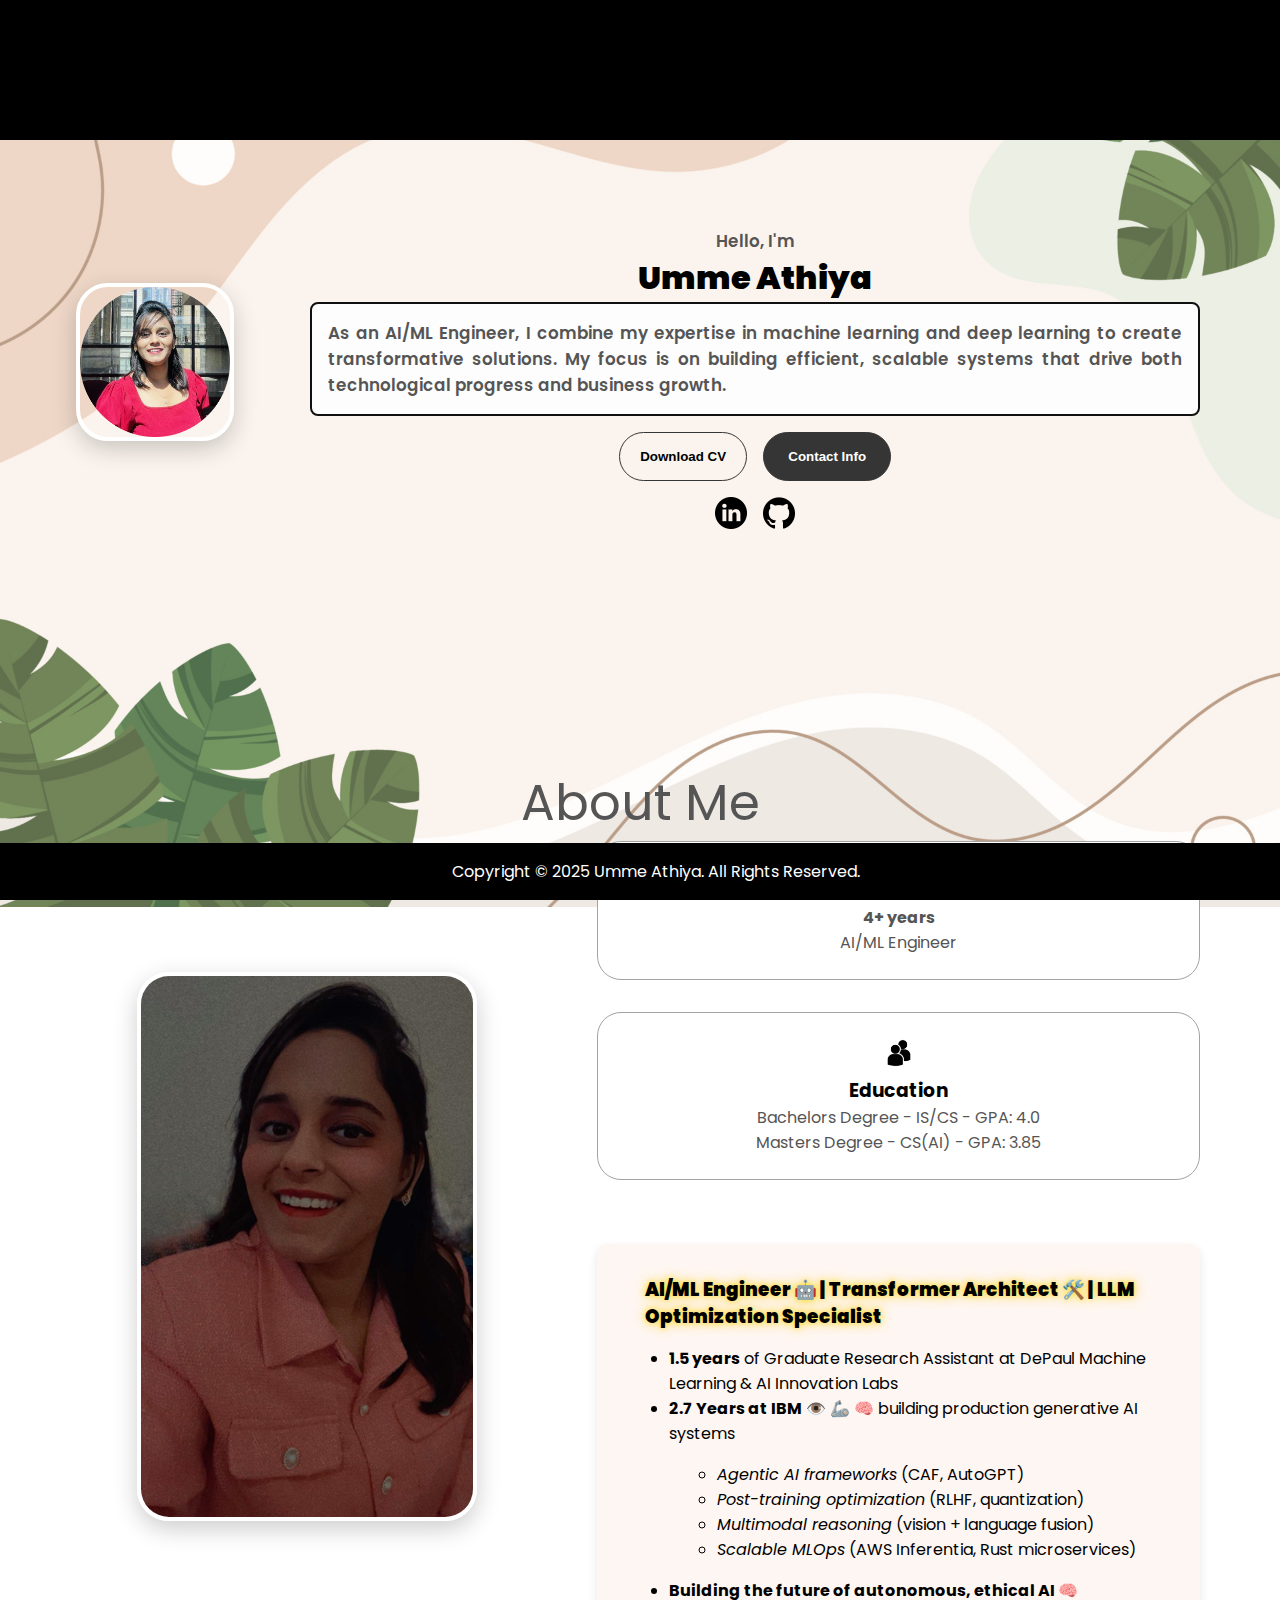
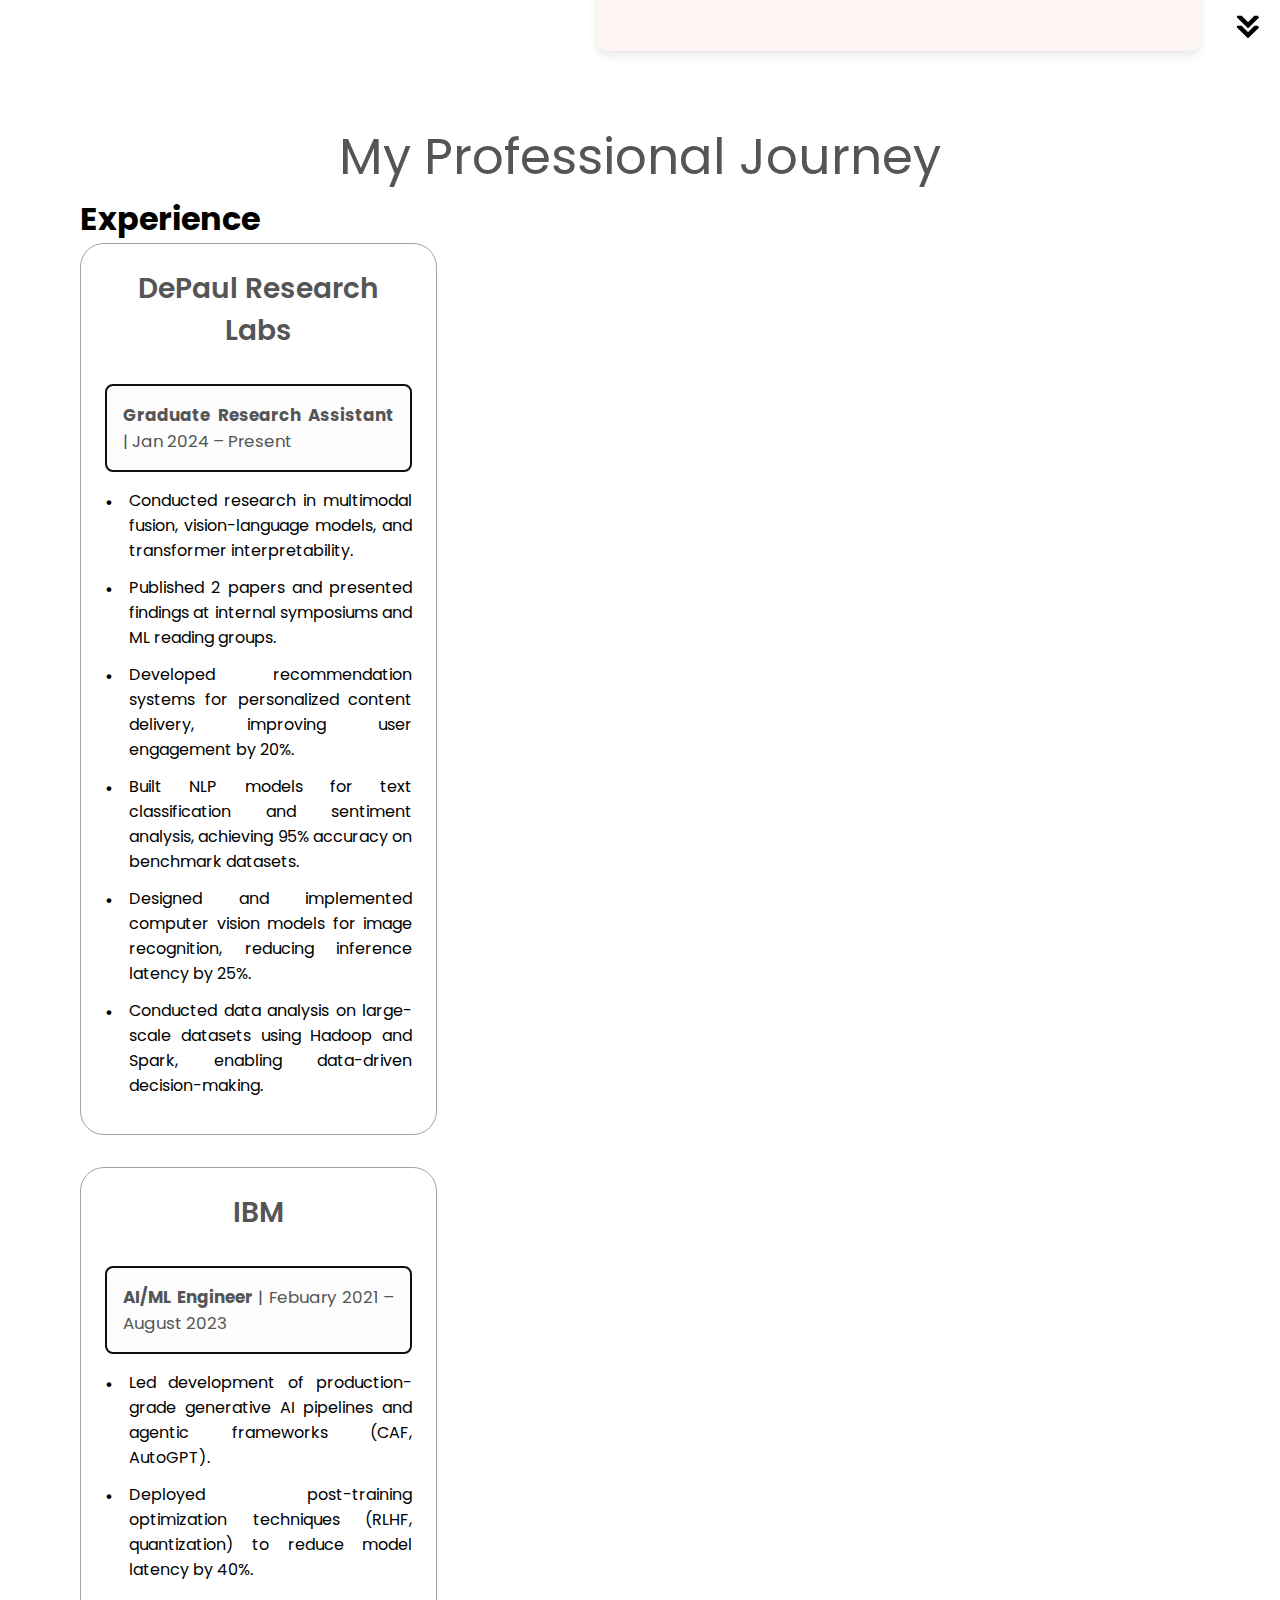
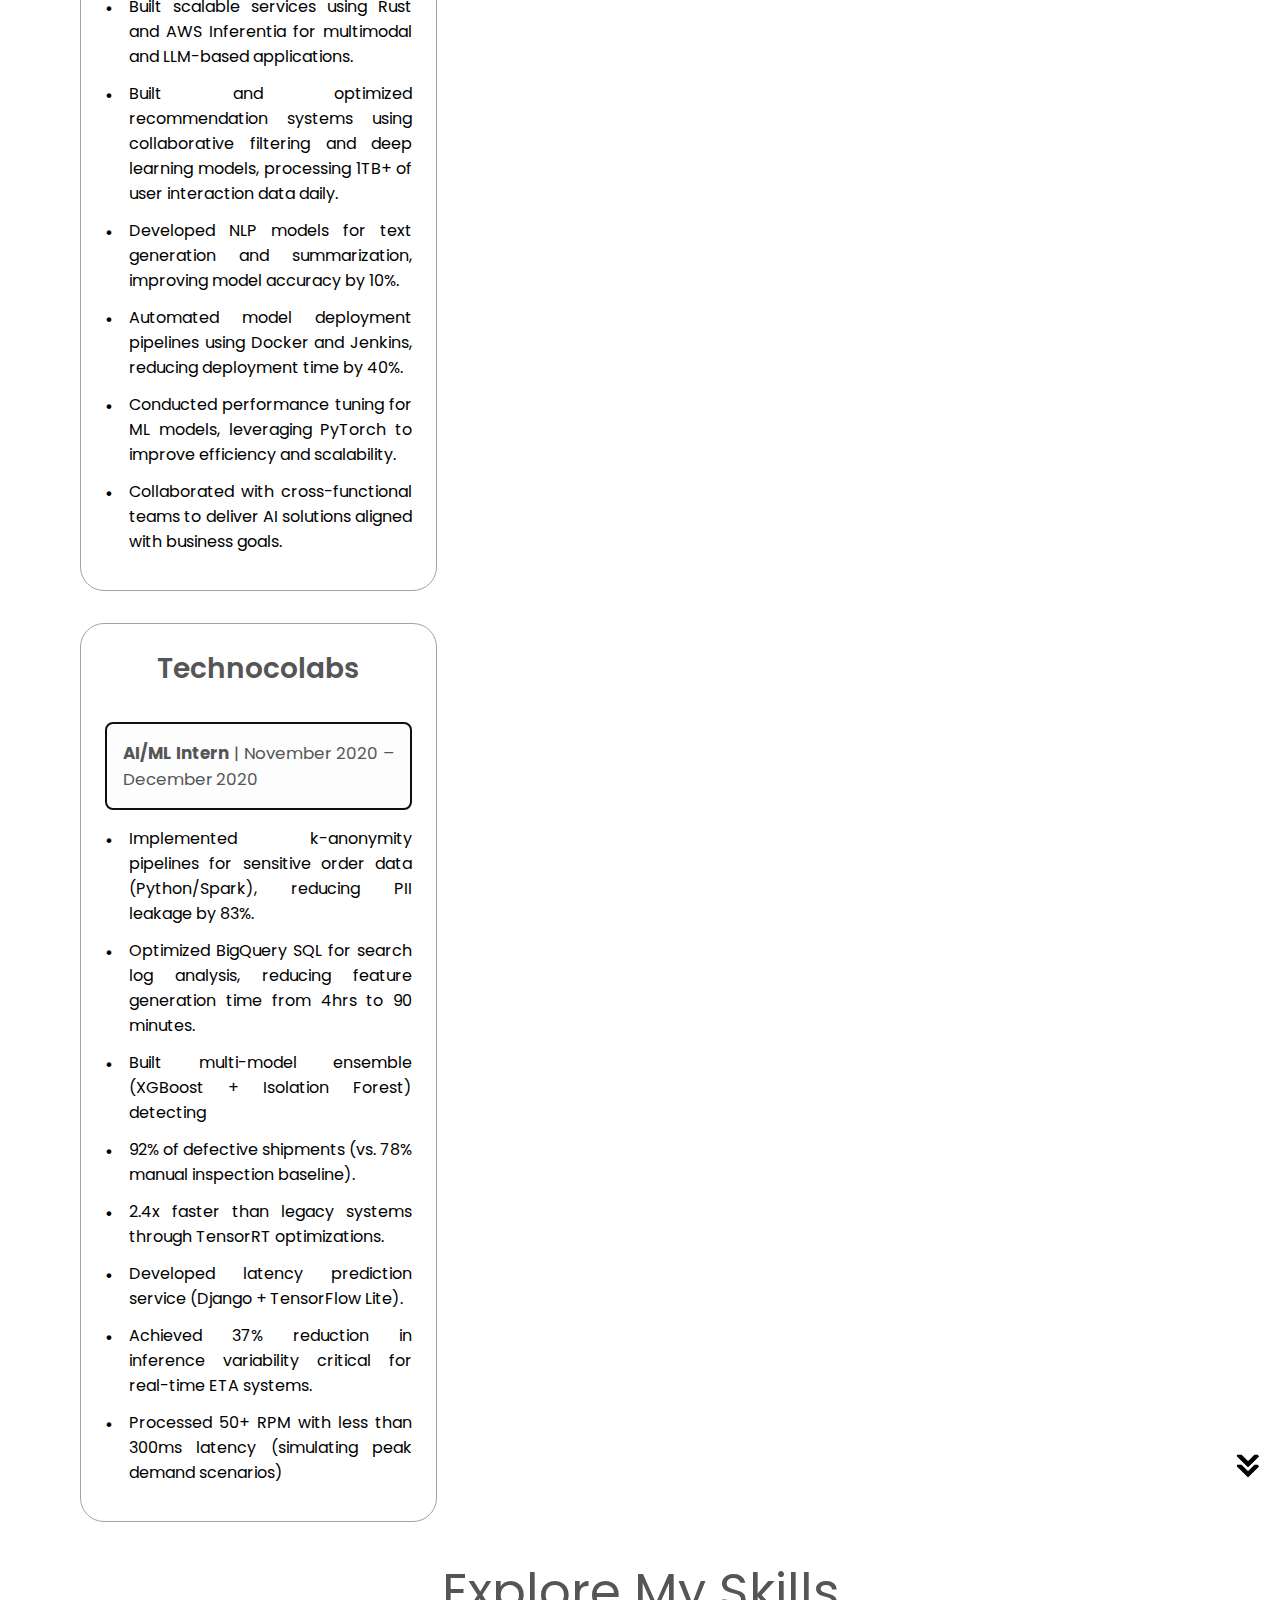
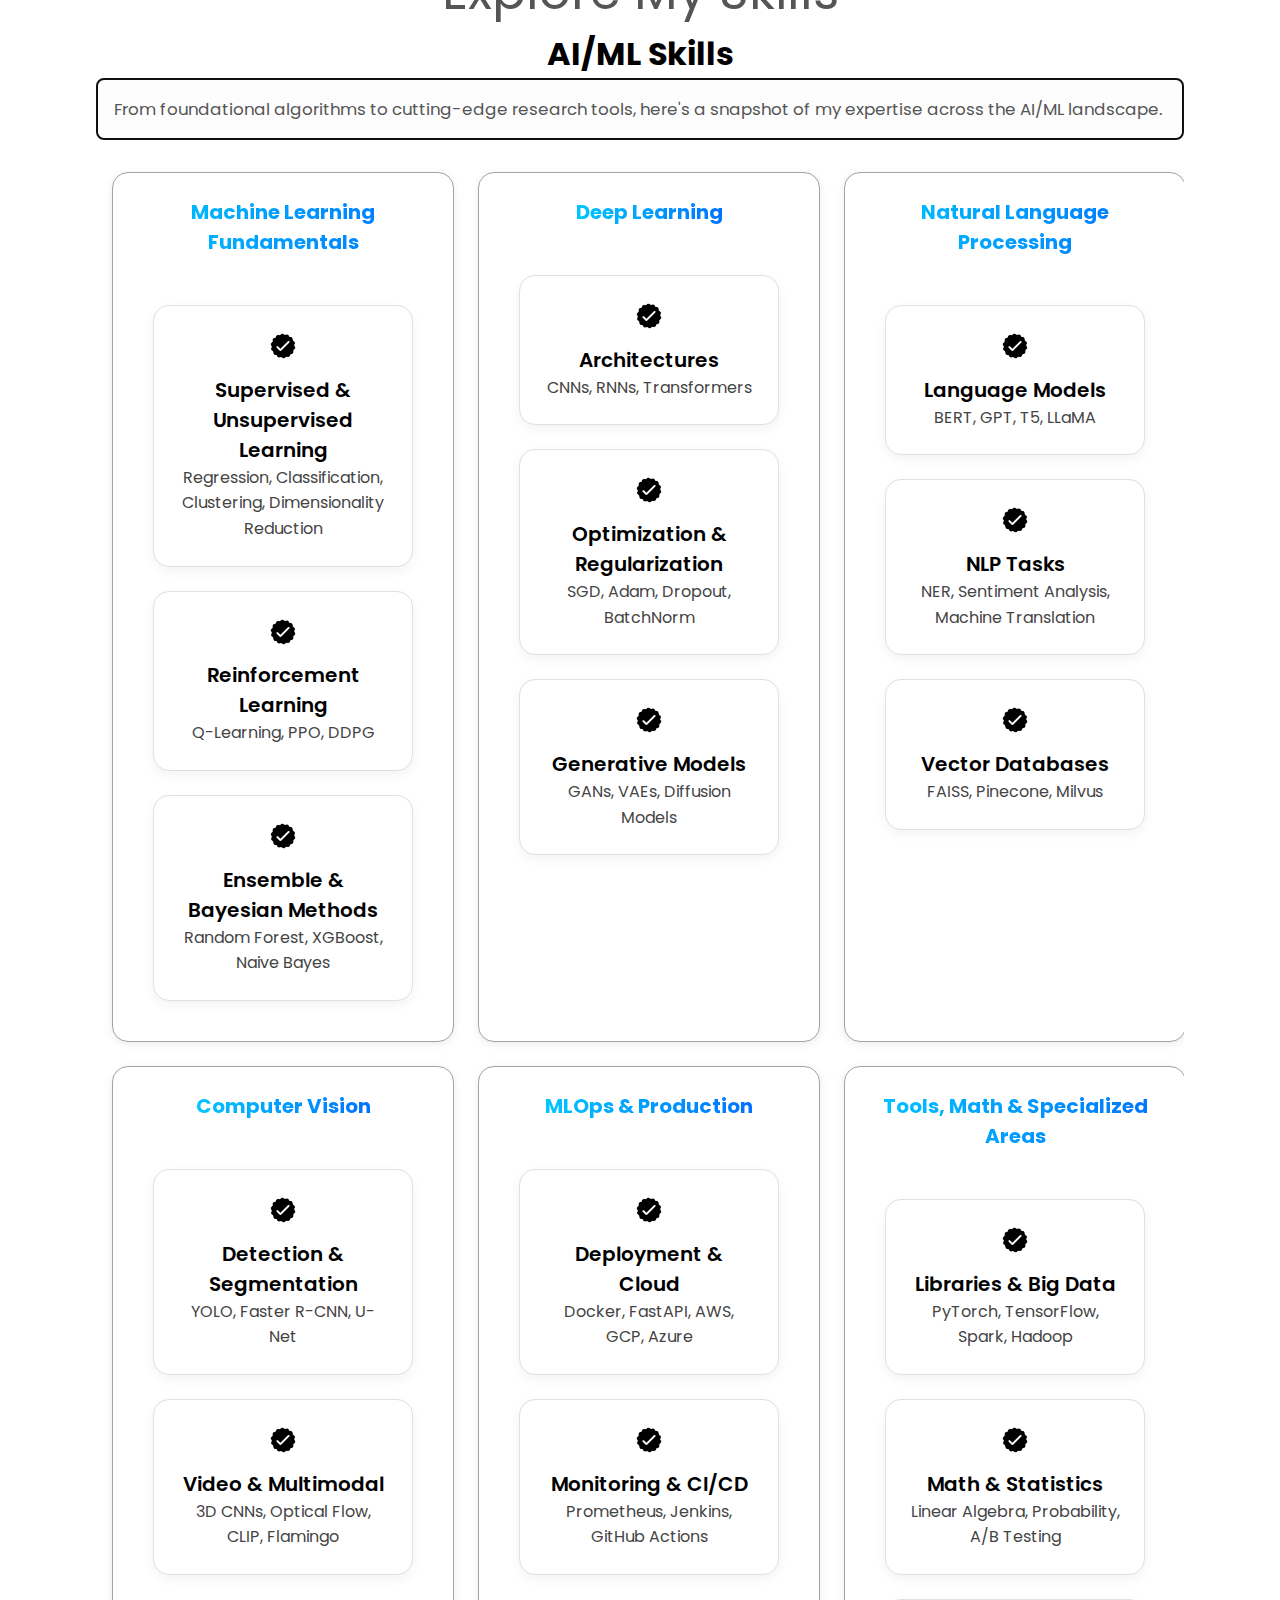
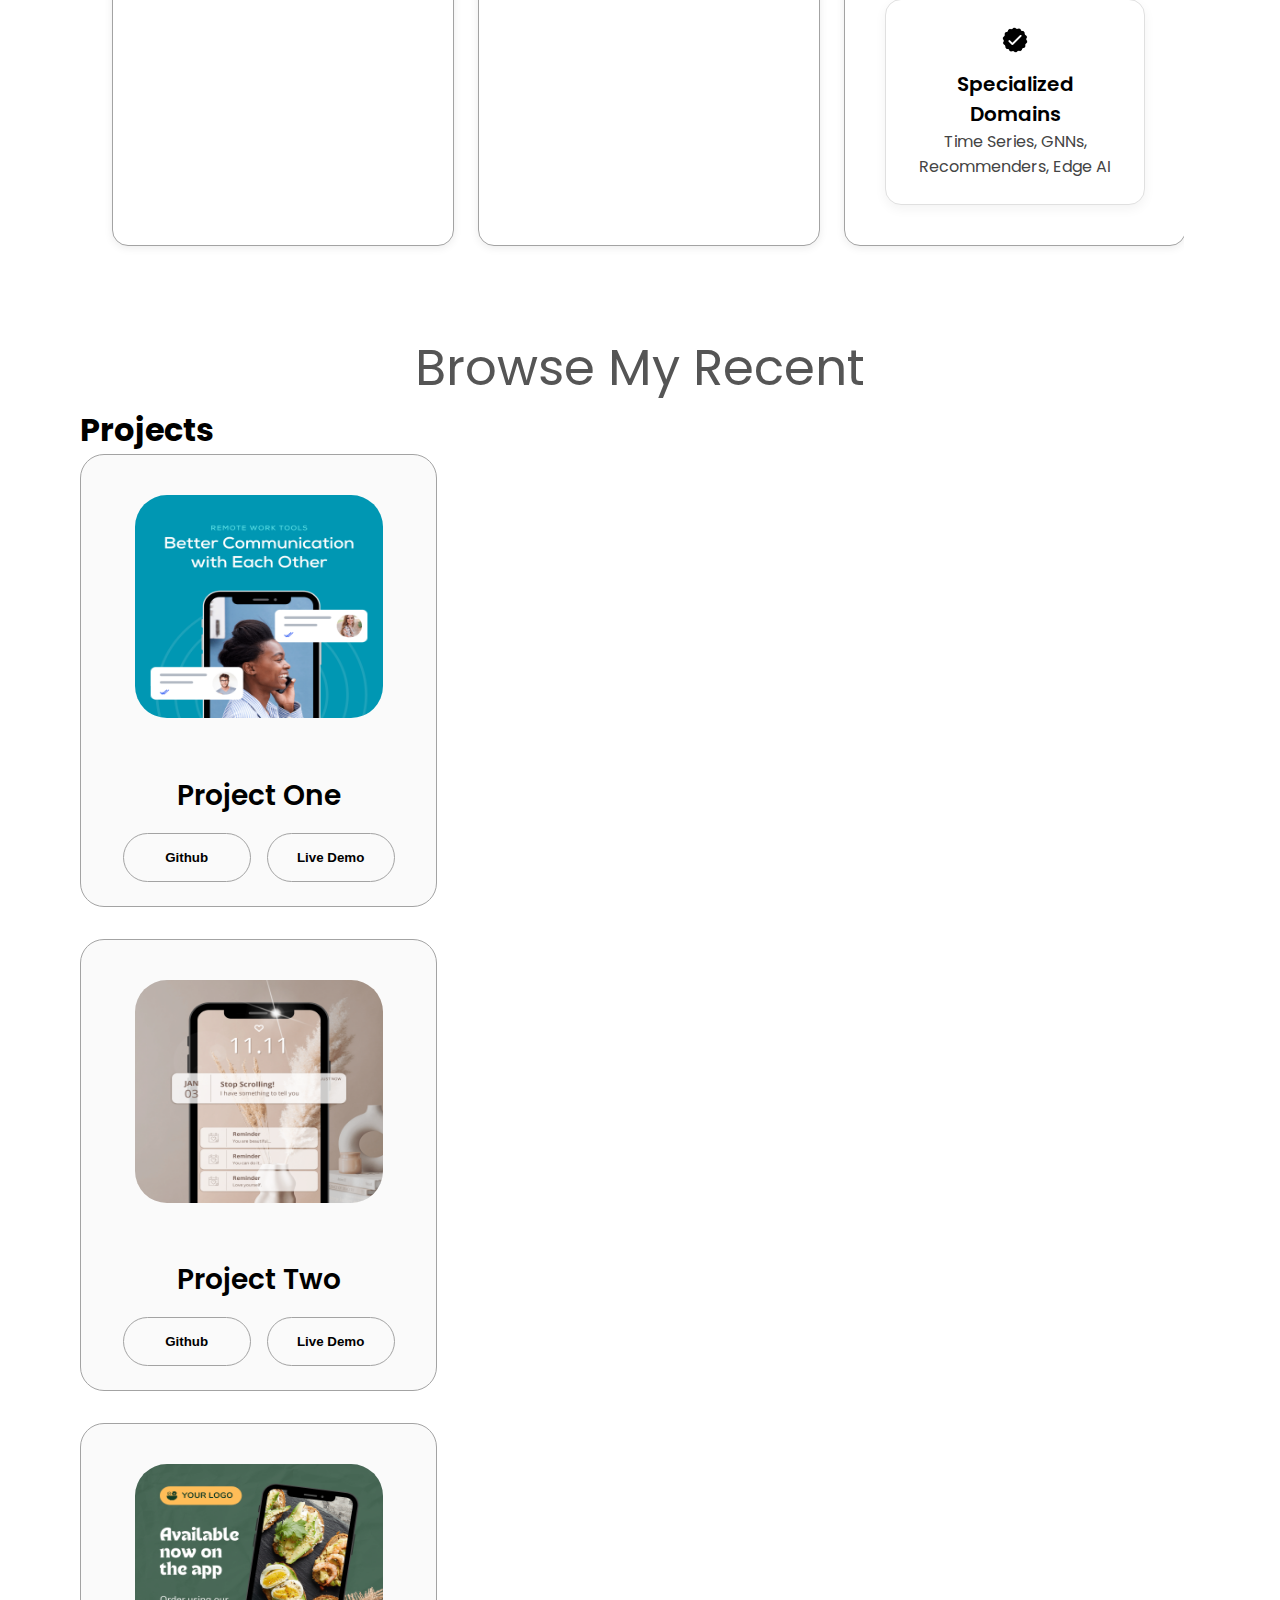
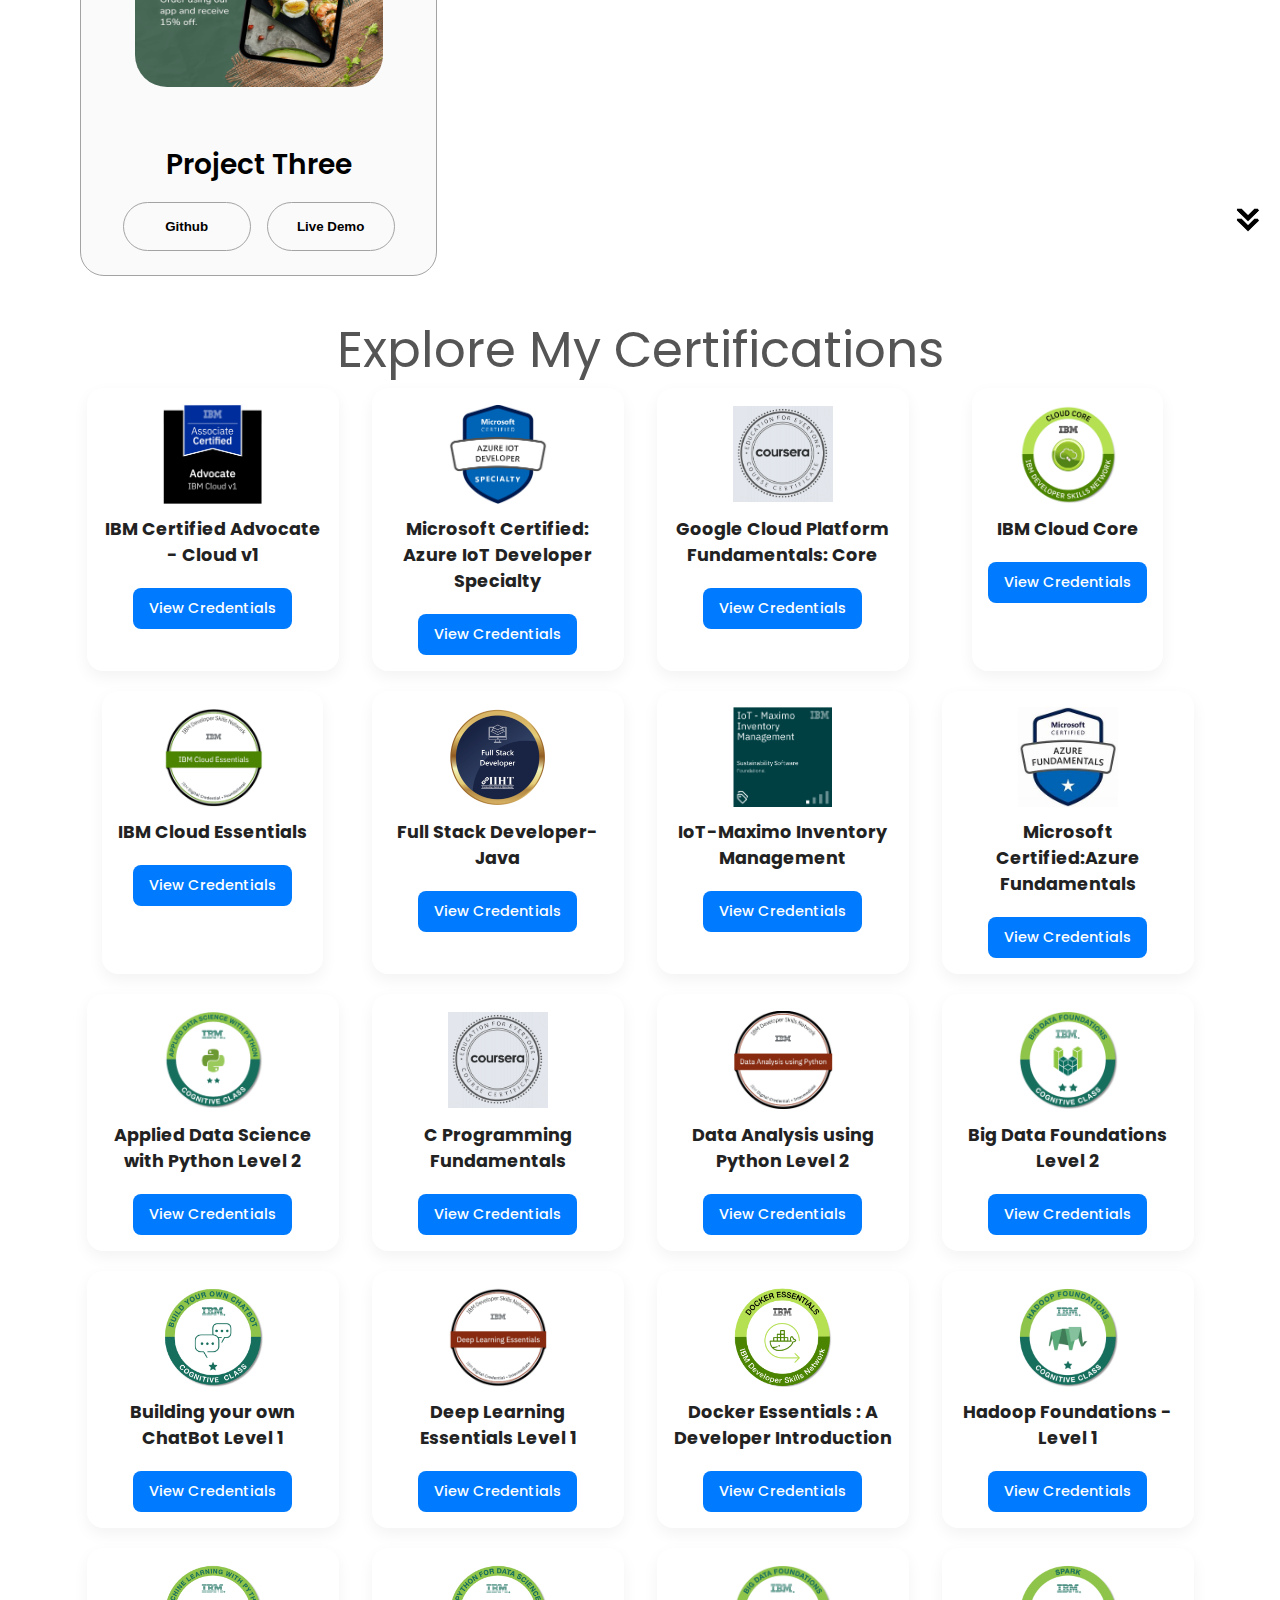
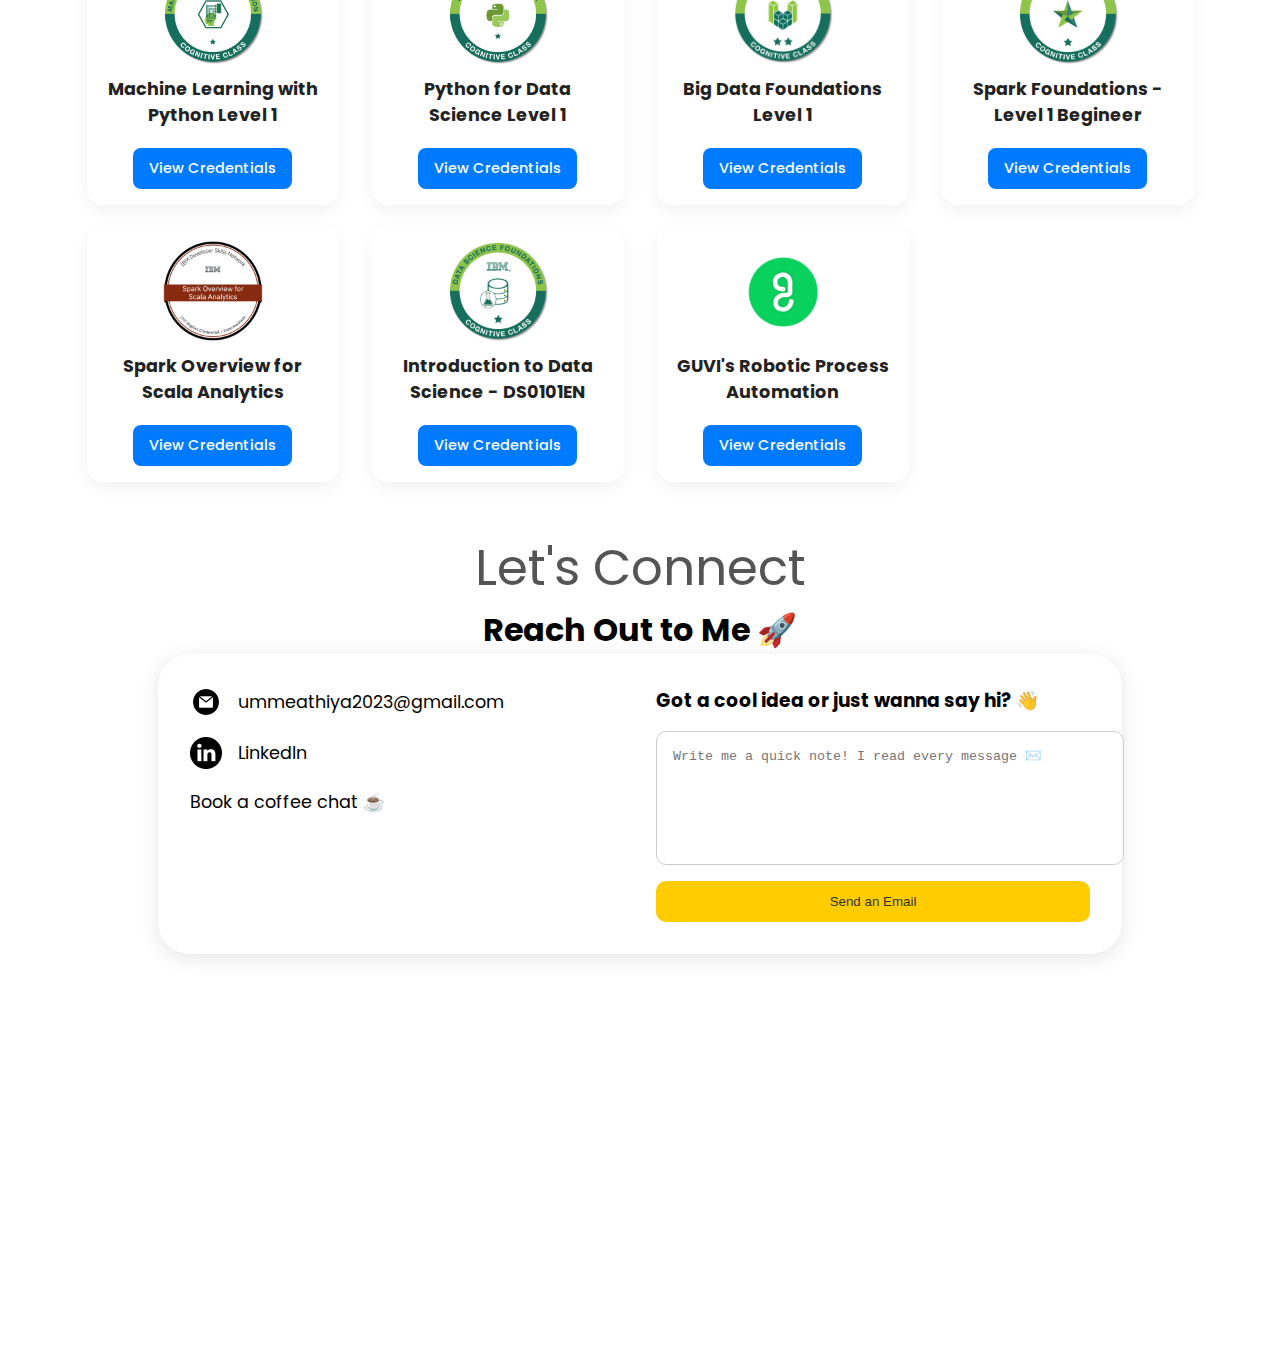
<file: index.html>
<!DOCTYPE html>
<html lang="en">
  <head>
    <meta charset="UTF-8" />
    <meta http-equiv="X-UA-Compatible" content="IE=edge" />
    <meta name="viewport" content="width=device-width, initial-scale=1.0" />
    <title>My Portfolio</title>
    <link rel="stylesheet" href="style.css" />
    <link rel="stylesheet" href="mediaqueries.css" />
  </head>
  <body>
    <nav id="desktop-nav">
      <div class="logo">Umme Athiya</div>
      <div>
        <ul class="nav-links">
          <li><a href="#about">About</a></li>
          <li><a href="#experience">Experience</a></li>
          <li><a href="#skills">Skills</a></li>
          <li><a href="#projects">Projects</a></li>
          <li><a href="#certifications">Certifications</a></li>
          <li><a href="#contact">Contact</a></li>
        </ul>
      </div>
    </nav>
    <nav id="hamburger-nav">
      <div class="logo">Umme Athiya</div>
      <div class="hamburger-menu">
        <div class="hamburger-icon" onclick="toggleMenu()">
          <span></span>
          <span></span>
          <span></span>
        </div>
        <div class="menu-links">
          <li><a href="#about" onclick="toggleMenu()">About</a></li>
          <li><a href="#experience" onclick="toggleMenu()">Experience</a></li>
          <li><a href="#skills" onclick="toggleMenu()">Skills</a></li>
          <li><a href="#projects" onclick="toggleMenu()">Projects</a></li>
          <li><a href="#certifications" onclick="toggleMenu()">Certifications</a></li>
          <li><a href="#contact" onclick="toggleMenu()">Contact</a></li>
        </div>
      </div>
    </nav>
    <main class = "main-content">
    <section id="profile">
      <div class="section__pic-container">
        <img src="./assets/github.png" alt="Umme Athiya profile picture" />
      </div>


      <div class="section__text">
        <p class="section__text__p1">Hello, I'm</p>
        <h1 class="title"><b>Umme Athiya</b></h1>
        <p class="section__text__p2">As an AI/ML Engineer, I combine my expertise in machine learning and deep learning to create transformative solutions. My focus is on building efficient, scalable systems that drive both technological progress and business growth.</p>
        <div class="btn-container">
          <button
            class="btn btn-color-2"
            onclick="window.open('./assets/Resume_CoverLetter.pdf')"
          >
            Download CV
          </button>
          <button class="btn btn-color-1" onclick="location.href='#contact'">
            Contact Info
          </button>
        </div>
        <div id="socials-container">
          <img
            src="./assets/linkedin.png"
            alt="My LinkedIn profile"
            class="icon"
            onclick="location.href='https://linkedin.com//in/umme-athiya-1a8673172/'"
          />
          <img
            src="./assets/github_icon.png"
            alt="My Github profile"
            class="icon"
            onclick="location.href='https://github.com/UMMEATHIYA'"
          />
        </div>
      </div>
    </section>
    <section id="about">
        <p class="section__text__p1">About Me</p>
        
        <div class="section-container">
          <div class="section__pic-container">
            <img
              src="./assets/cropped.png"
              alt="Profile picture"
              class="about-pic"
            />
          </div>
          <div class="about-details-container">
            <div class="about-containers">
              <div class="details-container">
                <img
                  src="./assets/experience.png"
                  alt="Experience icon"
                  class="icon"
                />
                
                <p><b>4+ years </b><br />AI/ML Engineer</p>
              </div>
              <div class="details-container">
                <img
                  src="./assets/education.png"
                  alt="Education icon"
                  class="icon"
                />
                <h3>Education</h3>
                <p>Bachelors Degree - IS/CS - GPA: 4.0 <br /> Masters Degree - CS(AI) - GPA: 3.85</p>
              </div>
            </div>
            <div class="curly-brace-box">
                <p class="gold-highlight"><strong>AI/ML Engineer 🤖 | Transformer Architect 🛠️ | LLM Optimization Specialist</strong></p>
                <ul>
                  <li><strong>1.5 years</strong> of Graduate Research Assistant at DePaul Machine Learning & AI Innovation Labs</li>
                  <li><strong>2.7 Years at IBM</strong> 👁️ 🦾 🧠 building production <a href="#">generative AI systems</a></li>
                  <ul>
                    <li><em>Agentic AI frameworks</em> (CAF, AutoGPT)</li>
                    <li><em>Post-training optimization</em> (RLHF, quantization)</li>
                    <li><em>Multimodal reasoning</em> (vision + language fusion)</li>
                    <li><em>Scalable MLOps</em> (AWS Inferentia, Rust microservices)</li>
                  </ul>
                  <li><strong>Building the future of autonomous, ethical AI 🧠</strong></li>
                </ul>
              </div>
              
          </div>
        </div>
        <img
          src="./assets/arrow.png"
          alt="Arrow icon"
          class="icon arrow"
          onclick="location.href='./#experience'"
        />
      
      </section>
    <section id="experience">
        <p class="section__text__p1">My Professional Journey</p>
        <h1 class="title">Experience</h1>
        <div class="experience-details-container">
          <div class="about-containers">
      
            <div class="details-container">
              <h2 class="experience-sub-title">DePaul Research Labs</h2>
              <p class="section__text__p2"><strong>Graduate Research Assistant</strong> | Jan 2024 – Present</p>
              <ul>
                <li>Conducted research in multimodal fusion, vision-language models, and transformer interpretability.</li>
                <li>Published 2 papers and presented findings at internal symposiums and ML reading groups.</li>
                <li>Developed recommendation systems for personalized content delivery, improving user engagement by 20%.</li>
                <li>Built NLP models for text classification and sentiment analysis, achieving 95% accuracy on benchmark datasets.</li>
                <li>Designed and implemented computer vision models for image recognition, reducing inference latency by 25%. </li>
                <li>Conducted data analysis on large-scale datasets using Hadoop and Spark, enabling data-driven decision-making. </li>
              </ul>
            </div>

            <div class="details-container">
                <h2 class="experience-sub-title">IBM</h2>
                <p class="section__text__p2"><strong>AI/ML Engineer</strong> | Febuary 2021 – August 2023</p>
                <ul>
                  <li>Led development of production-grade generative AI pipelines and agentic frameworks (CAF, AutoGPT).</li>
                  <li>Deployed post-training optimization techniques (RLHF, quantization) to reduce model latency by 40%.</li>
                  <li>Built scalable services using Rust and AWS Inferentia for multimodal and LLM-based applications.</li>
                  <li>Built and optimized recommendation systems using collaborative filtering and deep learning models, processing 1TB+ of user interaction data daily. </li>
                  <li>Developed NLP models for text generation and summarization, improving model accuracy by 10%. </li>
                  <li>Automated model deployment pipelines using Docker and Jenkins, reducing deployment time by 40%. </li>
                  <li>Conducted performance tuning for ML models, leveraging PyTorch to improve efficiency and scalability.</li>     
                  <li>Collaborated with cross-functional teams to deliver AI solutions aligned with business goals.</li>
                </ul>
              </div>

              <div class="details-container">
                <h2 class="experience-sub-title">Technocolabs</h2>
                <p class="section__text__p2"><strong>AI/ML Intern</strong> | November 2020 – December 2020</p>
                <ul>
                  <li>Implemented k-anonymity pipelines for sensitive order data (Python/Spark), reducing PII leakage by 83%.</li>
                  <li>Optimized BigQuery SQL for search log analysis, reducing feature generation time from 4hrs to 90 minutes.</li>
                  <li>Built multi-model ensemble (XGBoost + Isolation Forest) detecting</li>
                  <li>92% of defective shipments (vs. 78% manual inspection baseline).</li>
                  <li>2.4x faster than legacy systems through TensorRT optimizations.</li>
                  <li>Developed latency prediction service (Django + TensorFlow Lite).</li>
                  <li>Achieved 37% reduction in inference variability critical for real-time ETA systems.</li>
                  <li>Processed 50+ RPM with less than 300ms latency (simulating peak demand scenarios) </li>
                </ul>
              </div>
      
          </div>
        </div>
        <img
          src="./assets/arrow.png"
          alt="Arrow icon"
          class="icon arrow"
          onclick="location.href='./#skills'"
        />
      </section>
      
    <section id="skills">
    <p class="section__text__p1">Explore My Skills</p>
    <h1 class="title">AI/ML Skills</h1>
    <p class="section__text__p2">
        From foundational algorithms to cutting-edge research tools, here's a snapshot of my expertise across the AI/ML landscape.
    </p>
        <div class="experience-details-container">
          <div class="about-containers">
      
            <!-- Machine Learning Fundamentals -->
            <div class="details-container">
              <h2 class="experience-sub-title">Machine Learning Fundamentals</h2>
              <div class="article-container">
                <article><img src="./assets/checkmark.png" class="icon" /><div><h3>Supervised & Unsupervised Learning</h3><p>Regression, Classification, Clustering, Dimensionality Reduction</p></div></article>
                <article><img src="./assets/checkmark.png" class="icon" /><div><h3>Reinforcement Learning</h3><p>Q-Learning, PPO, DDPG</p></div></article>
                <article><img src="./assets/checkmark.png" class="icon" /><div><h3>Ensemble & Bayesian Methods</h3><p>Random Forest, XGBoost, Naive Bayes</p></div></article>
              </div>
            </div>
      
            <!-- Deep Learning -->
            <div class="details-container">
              <h2 class="experience-sub-title">Deep Learning</h2>
              <div class="article-container">
                <article><img src="./assets/checkmark.png" class="icon" /><div><h3>Architectures</h3><p>CNNs, RNNs, Transformers</p></div></article>
                <article><img src="./assets/checkmark.png" class="icon" /><div><h3>Optimization & Regularization</h3><p>SGD, Adam, Dropout, BatchNorm</p></div></article>
                <article><img src="./assets/checkmark.png" class="icon" /><div><h3>Generative Models</h3><p>GANs, VAEs, Diffusion Models</p></div></article>
              </div>
            </div>
            
            <!-- NLP -->
            <div class="details-container">
              <h2 class="experience-sub-title">Natural Language Processing</h2>
              <div class="article-container">
                <article><img src="./assets/checkmark.png" class="icon" /><div><h3>Language Models</h3><p>BERT, GPT, T5, LLaMA</p></div></article>
                <article><img src="./assets/checkmark.png" class="icon" /><div><h3>NLP Tasks</h3><p>NER, Sentiment Analysis, Machine Translation</p></div></article>
                <article><img src="./assets/checkmark.png" class="icon" /><div><h3>Vector Databases</h3><p>FAISS, Pinecone, Milvus</p></div></article>
              </div>
            </div>
      
            <!-- Computer Vision -->
            <div class="details-container">
              <h2 class="experience-sub-title">Computer Vision</h2>
              <div class="article-container">
                <article><img src="./assets/checkmark.png" class="icon" /><div><h3>Detection & Segmentation</h3><p>YOLO, Faster R-CNN, U-Net</p></div></article>
                <article><img src="./assets/checkmark.png" class="icon" /><div><h3>Video & Multimodal</h3><p>3D CNNs, Optical Flow, CLIP, Flamingo</p></div></article>
              </div>
            </div>
      
            <!-- MLOps -->
            <div class="details-container">
              <h2 class="experience-sub-title">MLOps & Production</h2>
              <div class="article-container">
                <article><img src="./assets/checkmark.png" class="icon" /><div><h3>Deployment & Cloud</h3><p>Docker, FastAPI, AWS, GCP, Azure</p></div></article>
                <article><img src="./assets/checkmark.png" class="icon" /><div><h3>Monitoring & CI/CD</h3><p>Prometheus, Jenkins, GitHub Actions</p></div></article>
              </div>
            </div>
      
            <!-- Tools & Math -->
            <div class="details-container">
              <h2 class="experience-sub-title">Tools, Math & Specialized Areas</h2>
              <div class="article-container">
                <article><img src="./assets/checkmark.png" class="icon" /><div><h3>Libraries & Big Data</h3><p>PyTorch, TensorFlow, Spark, Hadoop</p></div></article>
                <article><img src="./assets/checkmark.png" class="icon" /><div><h3>Math & Statistics</h3><p>Linear Algebra, Probability, A/B Testing</p></div></article>
                <article><img src="./assets/checkmark.png" class="icon" /><div><h3>Specialized Domains</h3><p>Time Series, GNNs, Recommenders, Edge AI</p></div></article>
              </div>
            </div>
      
          </div>
        </div>
        <img
          src="./assets/arrow.png"
          alt="Arrow icon"
          class="icon arrow"
          onclick="location.href='./#projects'"
        />
      </section>
      
    <section id="projects">
      <p class="section__text__p1">Browse My Recent</p>
      <h1 class="title">Projects</h1>
      <div class="experience-details-container">
        <div class="about-containers">
          <div class="details-container color-container">
            <div class="article-container">
              <img
                src="./assets/project-1.png"
                alt="Project 1"
                class="project-img"
              />
            </div>
            <h2 class="experience-sub-title project-title">Project One</h2>
            <div class="btn-container">
              <button
                class="btn btn-color-2 project-btn"
                onclick="location.href='https://github.com/'"
              >
                Github
              </button>
              <button
                class="btn btn-color-2 project-btn"
                onclick="location.href='https://github.com/'"
              >
                Live Demo
              </button>
            </div>
          </div>
          <div class="details-container color-container">
            <div class="article-container">
              <img
                src="./assets/project-2.png"
                alt="Project 2"
                class="project-img"
              />
            </div>
            <h2 class="experience-sub-title project-title">Project Two</h2>
            <div class="btn-container">
              <button
                class="btn btn-color-2 project-btn"
                onclick="location.href='https://github.com/'"
              >
                Github
              </button>
              <button
                class="btn btn-color-2 project-btn"
                onclick="location.href='https://github.com/'"
              >
                Live Demo
              </button>
            </div>
          </div>
          <div class="details-container color-container">
            <div class="article-container">
              <img
                src="./assets/project-3.png"
                alt="Project 3"
                class="project-img"
              />
            </div>
            <h2 class="experience-sub-title project-title">Project Three</h2>
            <div class="btn-container">
              <button
                class="btn btn-color-2 project-btn"
                onclick="location.href='https://github.com/'"
              >
                Github
              </button>
              <button
                class="btn btn-color-2 project-btn"
                onclick="location.href='https://github.com/'"
              >
                Live Demo
              </button>
            </div>
          </div>
        </div>
      </div>
      <img
        src="./assets/arrow.png"
        alt="Arrow icon"
        class="icon arrow"
        onclick="location.href='./#certifications'"
      />
    </section>

      <!-- CERTIFICATIONS SECTION -->

  <section id="certifications">
    <p class="section__text__p1">Explore My Certifications</p>
    <div class="container">
      <div class="certifications">

        <div class="card">
          <img src="./assets/Advocate IBM Cloud v1.png" alt="IBM Certified Advocate - Cloud v1">
          <h3>IBM Certified Advocate - Cloud v1</h3>
          <a href="https://www.credly.com/badges/1949615b-f0ca-467b-8c74-9cd1f40b08a8?source=linked_in_profile" class="credentials-button">View Credentials</a>
        </div>

        <div class="card">
          <img src="./assets/cert2.png" alt="Microsoft Certified: Azure IoT Developer Specialty">
          <h3>Microsoft Certified: Azure IoT Developer Specialty</h3>
          <a href="https://www.credly.com/badges/e7d76c11-050d-4161-bb03-e7299ea0a5b6?source=linked_in_profile" class="credentials-button">View Credentials</a>
        </div>

        <div class="card">
          <img src="./assets/cert3.png" alt="Google Cloud Platform Fundamentals: Core">
          <h3>Google Cloud Platform Fundamentals: Core</h3>
          <a href="https://www.coursera.org/account/accomplishments/certificate/TY68CDRH6UUB" class="credentials-button">View Credentials</a>
        </div>

        <div class="card">
            <img src="./assets/cert4.png" alt="IBM Cloud Core">
            <h3>IBM Cloud Core</h3>
            <a href="https://www.credly.com/badges/c8657276-0013-423e-9dc1-3b8f8d97d1d1?source=linked_in_profile" class="credentials-button">View Credentials</a>
        </div>
        <div class="card">
            <img src="./assets/cert5.png" alt="IBM Cloud Essentials">
            <h3>IBM Cloud Essentials</h3>
            <a href="https://www.credly.com/badges/89f772cf-2010-425e-820b-7970c2c33f78?source=linked_in_profile" class="credentials-button">View Credentials</a>
        </div>
        <div class="card">
            <img src="./assets/cert6.png" alt="Full Stack Developer-Java">
            <h3>Full Stack Developer-Java</h3>
            <a href="https://www.credly.com/badges/4662b1f6-7c81-401d-8999-9ee4b4a01058?source=linked_in_profile" class="credentials-button">View Credentials</a>
        </div>
        <div class="card">
            <img src="./assets/cert7.png" alt="IoT-Maximo Inventory Management">
            <h3>IoT-Maximo Inventory Management</h3>
            <a href="https://www.credly.com/badges/400baaec-a1a1-4733-8613-4d5ae8b56c9a?source=linked_in_profile" class="credentials-button">View Credentials</a>
        </div>
        <div class="card">
            <img src="./assets/cert8.png" alt="Microsoft Certified:Azure Fundamentals">
            <h3>Microsoft Certified:Azure Fundamentals</h3>
            <a href="https://www.credly.com/badges/697f680b-030e-4f5f-91b2-64634a225e49?source=linked_in_profile" class="credentials-button">View Credentials</a>
        </div>
        <div class="card">
            <img src="./assets/cert9.png" alt="Applied Data Science with Python Level 2">
            <h3>Applied Data Science with Python Level 2</h3>
            <a href="https://www.youracclaim.com/badges/cc458c45-dc7d-4bc4-9e66-9e26de6daa3a?source=linked_in_profile" class="credentials-button">View Credentials</a>
        </div>
        <div class="card">
            <img src="./assets/cert3.png" alt="C Programming Fundamentals">
            <h3>C Programming Fundamentals</h3>
            <a href="http://coursera.org/verify/7586GMYEF6YM" class="credentials-button">View Credentials</a>
        </div>
        <div class="card">
            <img src="./assets/cert10.png" alt="Data Analysis using Python">
            <h3>Data Analysis using Python Level 2</h3>
            <a href="https://www.youracclaim.com/badges/552ee085-6399-4665-923e-ce4cc1f40e50?source=linked_in_profile" class="credentials-button">View Credentials</a>
        </div>
        <div class="card">
            <img src="./assets/cert11.png" alt="Big Data Foundations Level 2">
            <h3>Big Data Foundations Level 2</h3>
            <a href="https://www.youracclaim.com/badges/caf4a192-4973-44a2-b26e-8309cce772c5?source=linked_in_profile" class="credentials-button">View Credentials</a>
        </div>
        <div class="card">
            <img src="./assets/cert12.png" alt="Building your own ChatBot Level 1">
            <h3>Building your own ChatBot Level 1</h3>
            <a href="https://courses.cognitiveclass.ai/certificates/a50592647c554e5b9972cc32a9b45237" class="credentials-button">View Credentials</a>
        </div>
        <div class="card">
            <img src="./assets/cert13.png" alt="Deep Learning Essentials">
            <h3>Deep Learning Essentials Level 1</h3>
            <a href="https://www.credly.com/badges/5c26e94e-e1db-4695-adff-fc5d4ac775d2?source=linked_in_profile" class="credentials-button">View Credentials</a>
        </div>
        <div class="card">
            <img src="./assets/cert14.png" alt="Docker Essentials : A Developer Introduction">
            <h3>Docker Essentials : A Developer Introduction</h3>
            <a href="https://www.youracclaim.com/badges/e962a864-80a0-49c3-b549-972220eec1ec?source=linked_in_profile" class="credentials-button">View Credentials</a>
        </div>
        <div class="card">
            <img src="./assets/cert15.png" alt="Hadoop Foundations - Level 1">
            <h3>Hadoop Foundations - Level 1</h3>
            <a href="https://www.youracclaim.com/badges/af18a5ed-6e4c-486e-bea6-bb095195be77?source=linked_in_profile" class="credentials-button">View Credentials</a>
        </div>
        <div class="card">
            <img src="./assets/cert16.png" alt="Machine Learning with Python Level 1">
            <h3>Machine Learning with Python Level 1</h3>
            <a href="https://www.youracclaim.com/badges/306385d9-61b1-4a31-8b67-5a7026c01e9e?source=linked_in_profile" class="credentials-button">View Credentials</a>
        </div>
        <div class="card">
            <img src="./assets/cert17.png" alt="Python for Data Science Level 1">
            <h3>Python for Data Science Level 1</h3>
            <a href="https://www.youracclaim.com/badges/43ac3b6c-a88f-4f59-aa26-59f5dceb55c2?source=linked_in_profile" class="credentials-button">View Credentials</a>
        </div>
        <div class="card">
            <img src="./assets/cert11.png" alt="Big Data Foundations Level 1">
            <h3>Big Data Foundations Level 1</h3>
            <a href="https://www.youracclaim.com/badges/caf4a192-4973-44a2-b26e-8309cce772c5?source=linked_in_profile" class="credentials-button">View Credentials</a>
        </div>
        <div class="card">
            <img src="./assets/cert18.png" alt="Spark Foundations - Level 1">
            <h3>Spark Foundations - Level 1 Begineer</h3>
            <a href="https://www.youracclaim.com/badges/fd4dac0d-fe4e-450c-9442-3abfa9f0ecca?source=linked_in_profile" class="credentials-button">View Credentials</a>
        </div>
        <div class="card">
            <img src="./assets/cert19.png" alt="Spark Overview for Scala Analytics">
            <h3>Spark Overview for Scala Analytics</h3>
            <a href="https://www.youracclaim.com/badges/c1f5a244-f7e5-4bf6-af70-b772ddb92cb0?source=linked_in_profile" class="credentials-button">View Credentials</a>
        </div>
        <div class="card">
            <img src="./assets/cert20.png" alt="Introduction to Data Science">
            <h3>Introduction to Data Science - DS0101EN</h3>
            <a href="https://courses.cognitiveclass.ai/certificates/f126671589a9441fbecde70ef422dbd9" class="credentials-button">View Credentials</a>
        </div>
        <div class="card">
            <img src="./assets/cert21.png" alt="GUVI's Robotic Process Automation">
            <h3>GUVI's Robotic Process Automation</h3>
            <a href="https://www.guvi.in/verify-certificate?id=ce07W9as781v960M15" class="credentials-button">View Credentials</a>
        </div>

        <!-- Add more certification cards as needed -->
        <!-- You already have them structured correctly from earlier -->
        
      </div>
    </div>
    <img
        src="./assets/arrow.png"
        alt="Arrow icon"
        class="icon arrow"
        onclick="location.href='./#contact'"
      />
  </section>


    <section id="contact">
        <p class="section__text__p1">Let's Connect</p>
        <h1 class="title">Reach Out to Me 🚀</h1>
        <div class="contact-card">
          <div class="contact-methods">
            <div class="contact-item">
              <img src="./assets/email.png" alt="Email icon" class="icon contact-icon email-icon"/>
              <p><a href="mailto:ummeathiya2023@gmail.com">ummeathiya2023@gmail.com</a></p>
            </div>
            <div class="contact-item">
              <img src="./assets/linkedin.png" alt="LinkedIn icon" class="icon contact-icon"/>
              <p><a href="https://www.linkedin.com">LinkedIn</a></p>
            </div>
            <div class="contact-item">
                <p><a href="https://calendly.com/ummeathiya2023/virtual-coffee-chat-15-mins" target="_blank">Book a coffee chat ☕</a></p>
              </div>
          </div>
      
          <div class="personal-note">
            <h3>Got a cool idea or just wanna say hi? 👋</h3>
            <textarea placeholder="Write me a quick note! I read every message ✉️"></textarea>
            <button class="send-btn">Send an Email</button>
          </div>
        </div>
      </section>
    </main>
    <footer>
      <nav>
        <div class="nav-links-container">
          <ul class="nav-links">
            <li><a href="#about">About</a></li>
            <li><a href="#experience">Experience</a></li>
            <li><a href="#skills">Skills</a></li>
            <li><a href="#projects">Projects</a></li>
            <li><a href="#certifications">Certifications</a></li>
            <li><a href="#contact">Contact</a></li>
          </ul>
        </div>
      </nav>
      <p>Copyright &#169; 2025 Umme Athiya. All Rights Reserved.</p>
    </footer>
  
  
    <script src="script.js"></script>
  </body>
</html>
</file>
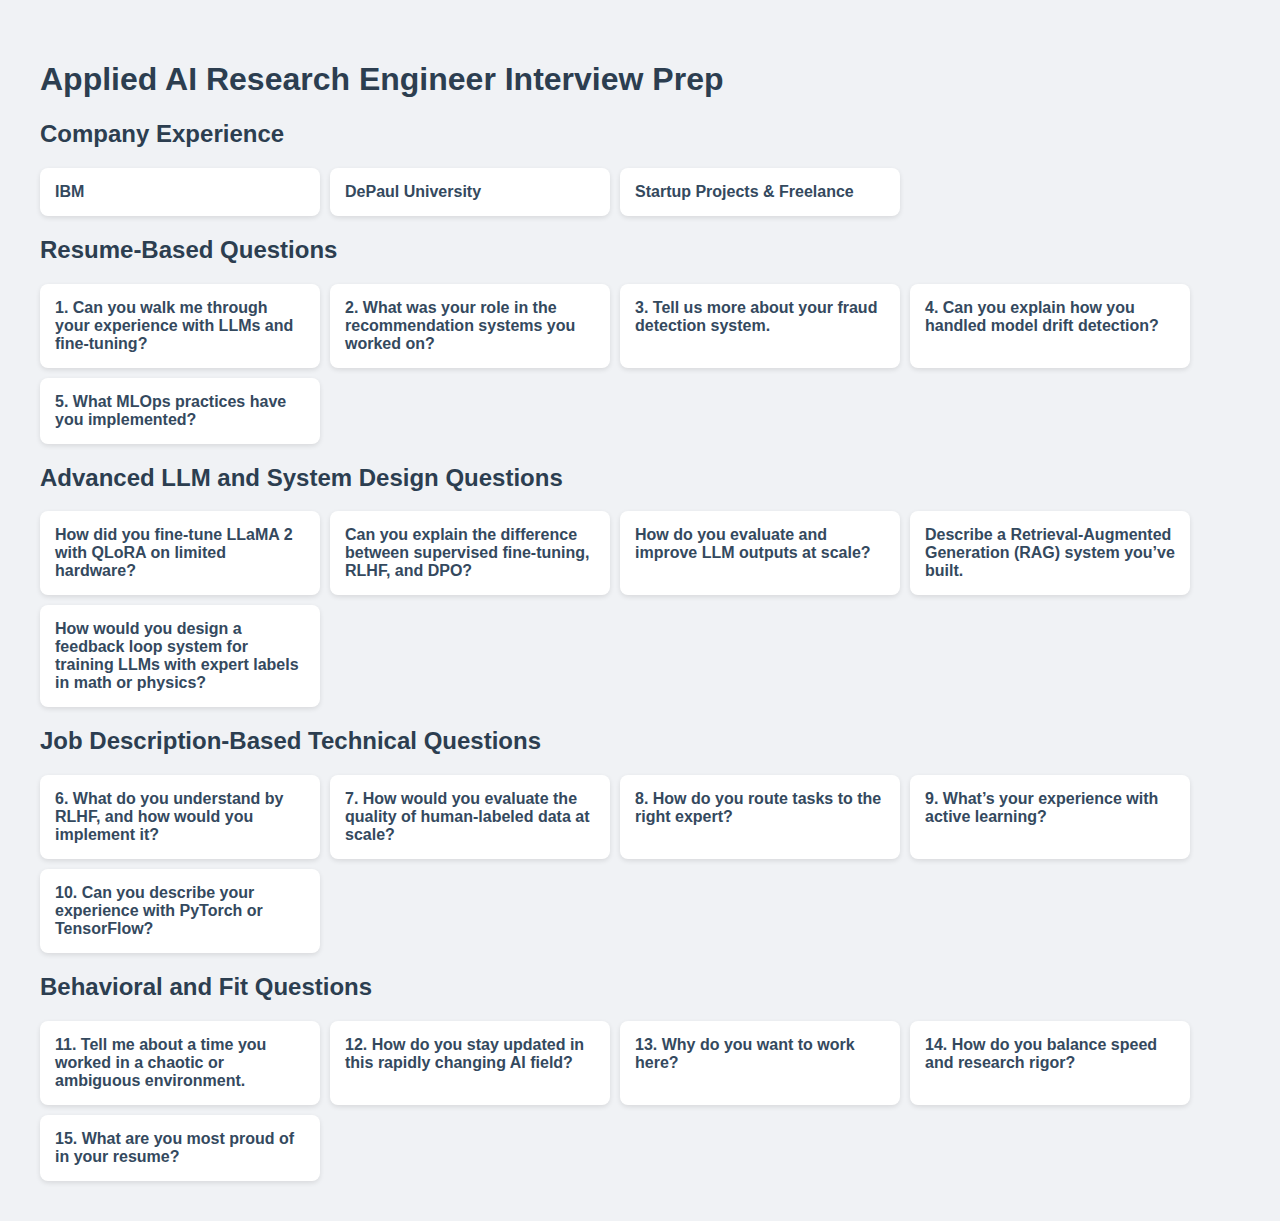
<file: AI Interview.html>
<!DOCTYPE html>
<html lang="en">
<head>
    <meta charset="UTF-8">
    <meta name="viewport" content="width=device-width, initial-scale=1.0">
    <title>Main Interview</title>
    <style>
        body {
            font-family: Arial, sans-serif;
            background-color: #f0f2f5;
            margin: 20px;
            padding: 20px;
        }
        h1, h2 {
            color: #2c3e50;
        }
        .card-container {
            display: flex;
            flex-wrap: wrap;
            gap: 10px;
        }
        .card {
            background-color: white;
            border-radius: 8px;
            box-shadow: 0 2px 5px rgba(0,0,0,0.1);
            padding: 15px;
            width: 250px;
            height: auto;
            cursor: pointer;
            transition: transform 0.2s ease;
        }
        .card:hover {
            transform: scale(1.02);
        }
        .question {
            font-weight: bold;
            color: #34495e;
        }
        .answer {
            color: #2c3e50;
            display: none;
            margin-top: 10px;
        }
    </style>
    <script>
        document.addEventListener("DOMContentLoaded", function () {
            const cards = document.querySelectorAll(".card");
            cards.forEach(card => {
                card.addEventListener("click", function () {
                    const answer = this.querySelector(".answer");
                    answer.style.display = answer.style.display === "none" ? "block" : "none";
                });
            });
        });
    </script>
</head>
<body>
    <h1>Applied AI Research Engineer Interview Prep</h1>

    <h2>Company Experience</h2>
    <div class="card-container">
        <div class="card">
            <div class="question">IBM</div>
            <div class="answer">At IBM, my role involved building scalable AI services integrated into enterprise-grade environments. One key project was a document understanding pipeline used in insurance underwriting, where I used a hybrid of rule-based and transformer-based extraction systems to boost accuracy across heterogeneous document formats. I collaborated closely with DevOps to containerize and deploy solutions across hybrid cloud platforms. My contributions also extended to internal tooling enhancements, where I proposed and implemented test-driven development practices for our ML pipelines using PyTest and Great Expectations, improving reliability and stakeholder confidence.</div>
        </div>
        <div class="card">
            <div class="question">DePaul University</div>
            <div class="answer">At DePaul, I contributed to academic research in the area of human-centered AI. I worked on a multimodal sentiment analysis tool that combined visual, audio, and textual features for emotion recognition in educational videos. Beyond coding, I was involved in designing the annotation schema and supervising data labeling tasks, integrating feedback loops to refine label quality. I also co-authored a paper and managed model versioning across experiments with DVC. My experience here was deeply collaborative and helped shape my perspective on interpretable AI systems, particularly in educational and assistive technology contexts.</div>
        </div>
        <div class="card">
            <div class="question">Startup Projects & Freelance</div>
            <div class="answer">In addition to full-time roles, I’ve collaborated with startups on specialized AI applications. For instance, I helped a fintech startup build a credit scoring engine using graph neural networks that integrated alternative data sources, such as transaction graphs and social ties. I also developed a lightweight recommendation system for an e-commerce platform using fastText embeddings for product descriptions and transactional clustering for personalization. These roles demanded end-to-end execution—data ingestion, modeling, deployment, and monitoring—all under tight deadlines. They gave me practical exposure to balancing innovation with MVP deliverability.</div>
        </div>
    </div>

    <h2>Resume-Based Questions</h2>
    <div class="card-container">
        <div class="card">
            <div class="question">1. Can you walk me through your experience with LLMs and fine-tuning?</div>
            <div class="answer">I fine-tuned LLaMA 2 for a legal assistant chatbot using QLoRA and optimized inference with TensorRT-LLM. It was deployed in a microservice handling thousands of requests efficiently.</div>
        </div>
        <div class="card">
            <div class="question">2. What was your role in the recommendation systems you worked on?</div>
            <div class="answer">I built a personalized course recommender using BERT-based embeddings and CLIP for image analysis at an ed-tech startup, increasing user retention through A/B tested iterations.</div>
        </div>
        <div class="card">
            <div class="question">3. Tell us more about your fraud detection system.</div>
            <div class="answer">I created a YOLOv8-based fraud detection system using real-time video from ATMs, integrated with Kafka for alerts and PagerDuty for incident response.</div>
        </div>
        <div class="card">
            <div class="question">4. Can you explain how you handled model drift detection?</div>
            <div class="answer">Using Evidently AI and statistical testing, I automated drift detection in retail forecasting, triggering retraining on Kubeflow based on metadata and weekly monitoring.</div>
        </div>
        <div class="card">
            <div class="question">5. What MLOps practices have you implemented?</div>
            <div class="answer">I implemented GitHub Actions, Docker-based CI/CD, Prometheus/Grafana monitoring, and MLflow experiment tracking in a production computer vision edge deployment.</div>
        </div>
    </div>

    <h2>Advanced LLM and System Design Questions</h2>
    <div class="card-container">
        <div class="card">
            <div class="question">How did you fine-tune LLaMA 2 with QLoRA on limited hardware?</div>
            <div class="answer">I fine-tuned LLaMA 2 using QLoRA with 4-bit quantization and paged optimizers, enabling efficient training on a single A100. I used PEFT for parameter-efficient updates, offloaded gradients to CPU where needed, and prioritized instruction tuning over domain adaptation due to resource constraints.</div>
        </div>
        <div class="card">
            <div class="question">Can you explain the difference between supervised fine-tuning, RLHF, and DPO?</div>
            <div class="answer">Supervised fine-tuning uses labeled pairs for next-token prediction. RLHF involves training a reward model from preferences, then using PPO to align output. DPO (Direct Preference Optimization) bypasses reward modeling by directly optimizing the policy on preferred outputs via a contrastive loss.</div>
        </div>
        <div class="card">
            <div class="question">How do you evaluate and improve LLM outputs at scale?</div>
            <div class="answer">I use win-rate evals, embedding-based metrics, and GPT-based judges. For scaling quality, I add hybrid evaluations (auto + human), monitor perplexity drift, and apply iterative labeling or feedback pipelines.</div>
        </div>
        <div class="card">
            <div class="question">Describe a Retrieval-Augmented Generation (RAG) system you’ve built.</div>
            <div class="answer">I built a RAG pipeline using FAISS with BM25 fallback and LangChain orchestration. Optimized retrieval granularity and used prompt compression for multi-turn memory, deployed with FastAPI and Docker.</div>
        </div>
        <div class="card">
            <div class="question">How would you design a feedback loop system for training LLMs with expert labels in math or physics?</div>
            <div class="answer">I’d build a HITL system using active sampling from model uncertainty, followed by expert validation in a labeling UI. Feedback would train a preference model or fine-tune the base LLM with DPO or LoRA. All examples and corrections would be stored in a centralized training cache.</div>
        </div>
    </div>

    <h2>Job Description-Based Technical Questions</h2>
    <div class="card-container">
        <div class="card">
            <div class="question">6. What do you understand by RLHF, and how would you implement it?</div>
            <div class="answer">I prototyped an RLHF pipeline using TRL for a healthcare chatbot, training a reward model with user preferences and fine-tuning GPT-J using PPO.</div>
        </div>
        <div class="card">
            <div class="question">7. How would you evaluate the quality of human-labeled data at scale?</div>
            <div class="answer">I applied inter-annotator agreement and weak supervision to improve segmentation label quality, supported by confusion matrix visualization.</div>
        </div>
        <div class="card">
            <div class="question">8. How do you route tasks to the right expert?</div>
            <div class="answer">Built a routing algorithm for customer service using historical performance and embedding similarity, reducing resolution time and boosting CSAT.</div>
        </div>
        <div class="card">
            <div class="question">9. What’s your experience with active learning?</div>
            <div class="answer">I used uncertainty sampling in a legal document classifier project, reducing labeling effort by 40% and improving F1 scores significantly.</div>
        </div>
        <div class="card">
            <div class="question">10. Can you describe your experience with PyTorch or TensorFlow?</div>
            <div class="answer">In PyTorch Lightning, I built a defect detection model with DALI pipelines; with TensorFlow, I used TFX to deploy models on GCP AI Platform.</div>
        </div>
    </div>

    <h2>Behavioral and Fit Questions</h2>
    <div class="card-container">
        <div class="card">
            <div class="question">11. Tell me about a time you worked in a chaotic or ambiguous environment.</div>
            <div class="answer">At a robotics hackathon, I led rapid pivots after hardware issues, refocusing team efforts to build an autonomous navigation demo under tight time constraints.</div>
        </div>
        <div class="card">
            <div class="question">12. How do you stay updated in this rapidly changing AI field?</div>
            <div class="answer">I write a blog summarizing AI papers, contribute to LangChain, and participate in AI meetups and workshops to stay current and hands-on.</div>
        </div>
        <div class="card">
            <div class="question">13. Why do you want to work here?</div>
            <div class="answer">Your mission around scalable human-in-the-loop systems aligns with my past projects and long-term goals, offering both purpose and technical growth.</div>
        </div>
        <div class="card">
            <div class="question">14. How do you balance speed and research rigor?</div>
            <div class="answer">I balance agility with checklists and reproducible experimentation, moving fast on low-risk areas and methodically on model validation and deployment.</div>
        </div>
        <div class="card">
            <div class="question">15. What are you most proud of in your resume?</div>
            <div class="answer">Building a privacy-preserving LLM stack for edge compute—from data pipeline to fine-tuned model with optimized inference—validated in real-world conditions.</div>
        </div>
    </div>
</body>
</html>
</file>
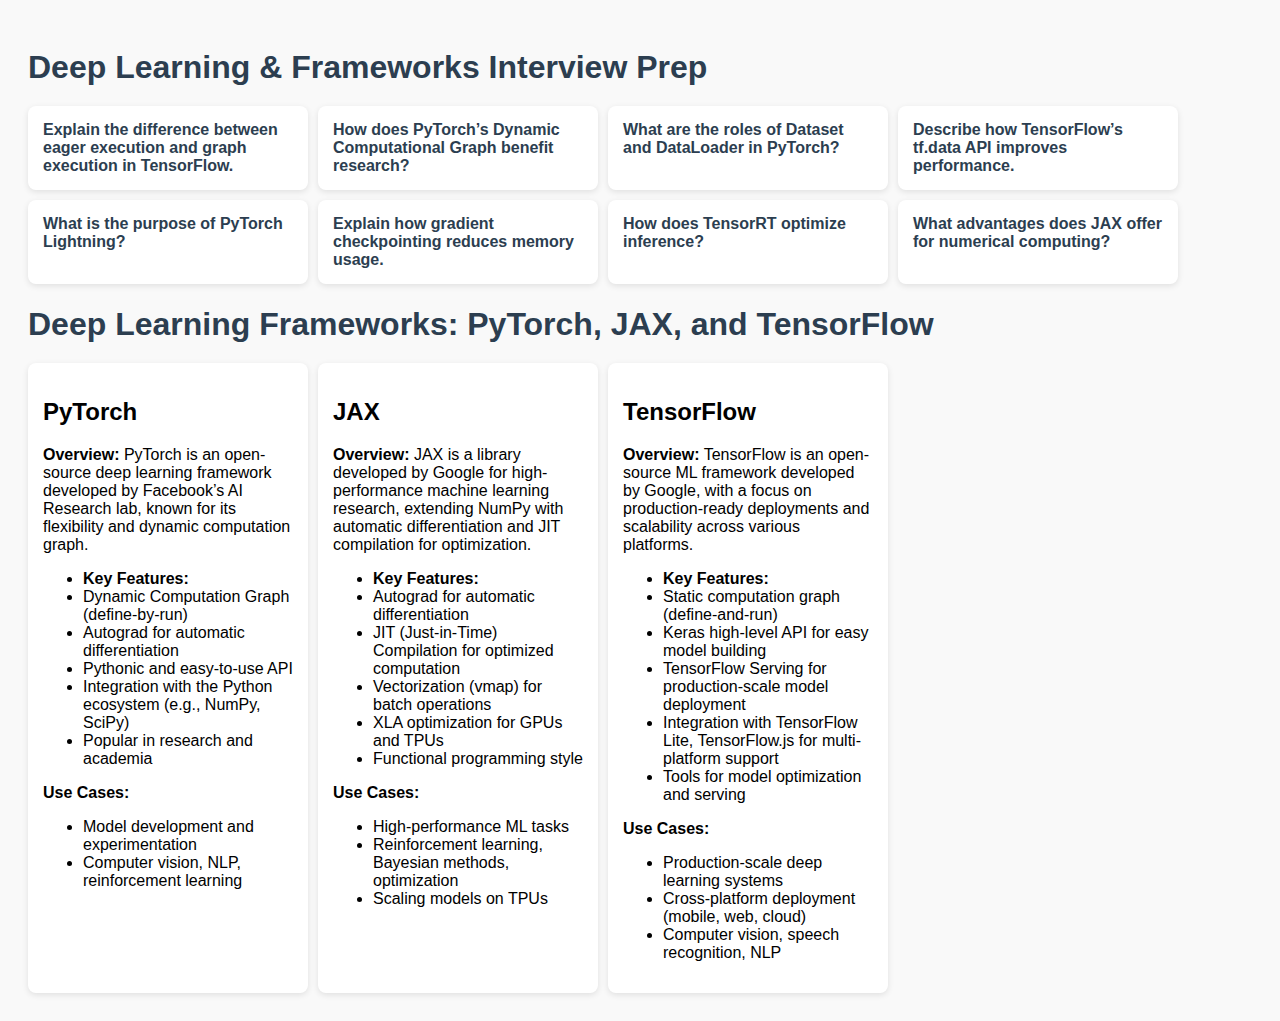
<file: DL Questions.html>
<!DOCTYPE html>
<html lang="en">
<head>
  <meta charset="UTF-8">
  <meta name="viewport" content="width=device-width, initial-scale=1.0">
  <title>Deep Learning & Frameworks Interview Prep</title>
  <style>
    body { font-family: Arial, sans-serif; background-color: #f9f9f9; padding: 20px; }
    h1 { color: #2c3e50; margin-bottom: 20px; }
    .card-container { display: flex; flex-wrap: wrap; gap: 10px; }
    .card { background: #fff; border-radius: 8px; box-shadow: 0 2px 6px rgba(0,0,0,0.1); padding: 15px; width: 250px; cursor: pointer; transition: transform 0.2s; }
    .card:hover { transform: scale(1.03); }
    .question { font-weight: bold; color: #2c3e50; }
    .answer { display: none; margin-top: 10px; color: #555; font-size: 0.95em; }
  </style>
  <script>
    document.addEventListener("DOMContentLoaded", () => {
      document.querySelectorAll('.card').forEach(card => {
        card.addEventListener('click', () => {
          const ans = card.querySelector('.answer');
          ans.style.display = ans.style.display === 'block' ? 'none' : 'block';
        });
      });
    });
  </script>
</head>
<body>
  <h1>Deep Learning & Frameworks Interview Prep</h1>
  <div class="card-container">
    <div class="card">
      <div class="question">Explain the difference between eager execution and graph execution in TensorFlow.</div>
      <div class="answer">Eager execution evaluates operations immediately, making debugging intuitive, whereas graph execution builds a static computational graph that can be optimized and executed for performance and portability.</div>
    </div>
    <div class="card">
      <div class="question">How does PyTorch’s Dynamic Computational Graph benefit research?</div>
      <div class="answer">Dynamic graphs allow modifying network architecture on the fly, enabling complex control flows like loops and conditional branches, which is ideal for prototyping novel models and debugging.</div>
    </div>
    <div class="card">
      <div class="question">What are the roles of Dataset and DataLoader in PyTorch?</div>
      <div class="answer">Dataset handles data fetching and preprocessing, and DataLoader batches data, shuffles, and parallelizes loading via worker processes, ensuring efficient input pipelines during training.</div>
    </div>
    <div class="card">
      <div class="question">Describe how TensorFlow’s tf.data API improves performance.</div>
      <div class="answer">tf.data provides composable transformations, prefetching, parallel mapping, and caching, which reduce CPU-GPU bottlenecks and ensure a steady data supply for high-throughput training loops.</div>
    </div>
    <div class="card">
      <div class="question">What is the purpose of PyTorch Lightning?</div>
      <div class="answer">PyTorch Lightning abstracts boilerplate for training loops, organizing code into modules for model, data, and training, enabling focus on research logic while providing built-in support for distributed training.</div>
    </div>
    <div class="card">
      <div class="question">Explain how gradient checkpointing reduces memory usage.</div>
      <div class="answer">Gradient checkpointing saves memory by storing only a subset of activations during the forward pass and recomputing them in the backward pass, trading extra compute for reduced memory footprint.</div>
    </div>
    <div class="card">
      <div class="question">How does TensorRT optimize inference?</div>
      <div class="answer">TensorRT performs layer and tensor fusion, kernel auto-tuning, precision calibration (FP16/INT8), and dynamic tensor memory management to accelerate model inference on NVIDIA GPUs.</div>
    </div>
    <div class="card">
      <div class="question">What advantages does JAX offer for numerical computing?</div>
      <div class="answer">JAX provides function transformations like JIT compilation, automatic vectorization (vmap), and automatic differentiation, enabling high-performance, composable numerical workloads on CPUs and GPUs.</div>
    </div>
  </div>


  <h1>Deep Learning Frameworks: PyTorch, JAX, and TensorFlow</h1>
  <div class="card-container">

      <!-- PyTorch Card -->
      <div class="card">
          <h2>PyTorch</h2>
          <div class="content">
              <p><strong>Overview:</strong> PyTorch is an open-source deep learning framework developed by Facebook’s AI Research lab, known for its flexibility and dynamic computation graph.</p>
              <ul>
                  <li><strong>Key Features:</strong></li>
                  <li>Dynamic Computation Graph (define-by-run)</li>
                  <li>Autograd for automatic differentiation</li>
                  <li>Pythonic and easy-to-use API</li>
                  <li>Integration with the Python ecosystem (e.g., NumPy, SciPy)</li>
                  <li>Popular in research and academia</li>
              </ul>
              <p><strong>Use Cases:</strong></p>
              <ul>
                  <li>Model development and experimentation</li>
                  <li>Computer vision, NLP, reinforcement learning</li>
              </ul>
          </div>
      </div>

      <!-- JAX Card -->
      <div class="card">
          <h2>JAX</h2>
          <div class="content">
              <p><strong>Overview:</strong> JAX is a library developed by Google for high-performance machine learning research, extending NumPy with automatic differentiation and JIT compilation for optimization.</p>
              <ul>
                  <li><strong>Key Features:</strong></li>
                  <li>Autograd for automatic differentiation</li>
                  <li>JIT (Just-in-Time) Compilation for optimized computation</li>
                  <li>Vectorization (vmap) for batch operations</li>
                  <li>XLA optimization for GPUs and TPUs</li>
                  <li>Functional programming style</li>
              </ul>
              <p><strong>Use Cases:</strong></p>
              <ul>
                  <li>High-performance ML tasks</li>
                  <li>Reinforcement learning, Bayesian methods, optimization</li>
                  <li>Scaling models on TPUs</li>
              </ul>
          </div>
      </div>

      <!-- TensorFlow Card -->
      <div class="card">
          <h2>TensorFlow</h2>
          <div class="content">
              <p><strong>Overview:</strong> TensorFlow is an open-source ML framework developed by Google, with a focus on production-ready deployments and scalability across various platforms.</p>
              <ul>
                  <li><strong>Key Features:</strong></li>
                  <li>Static computation graph (define-and-run)</li>
                  <li>Keras high-level API for easy model building</li>
                  <li>TensorFlow Serving for production-scale model deployment</li>
                  <li>Integration with TensorFlow Lite, TensorFlow.js for multi-platform support</li>
                  <li>Tools for model optimization and serving</li>
              </ul>
              <p><strong>Use Cases:</strong></p>
              <ul>
                  <li>Production-scale deep learning systems</li>
                  <li>Cross-platform deployment (mobile, web, cloud)</li>
                  <li>Computer vision, speech recognition, NLP</li>
              </ul>
          </div>
      </div>
</body>
</html>
</file>
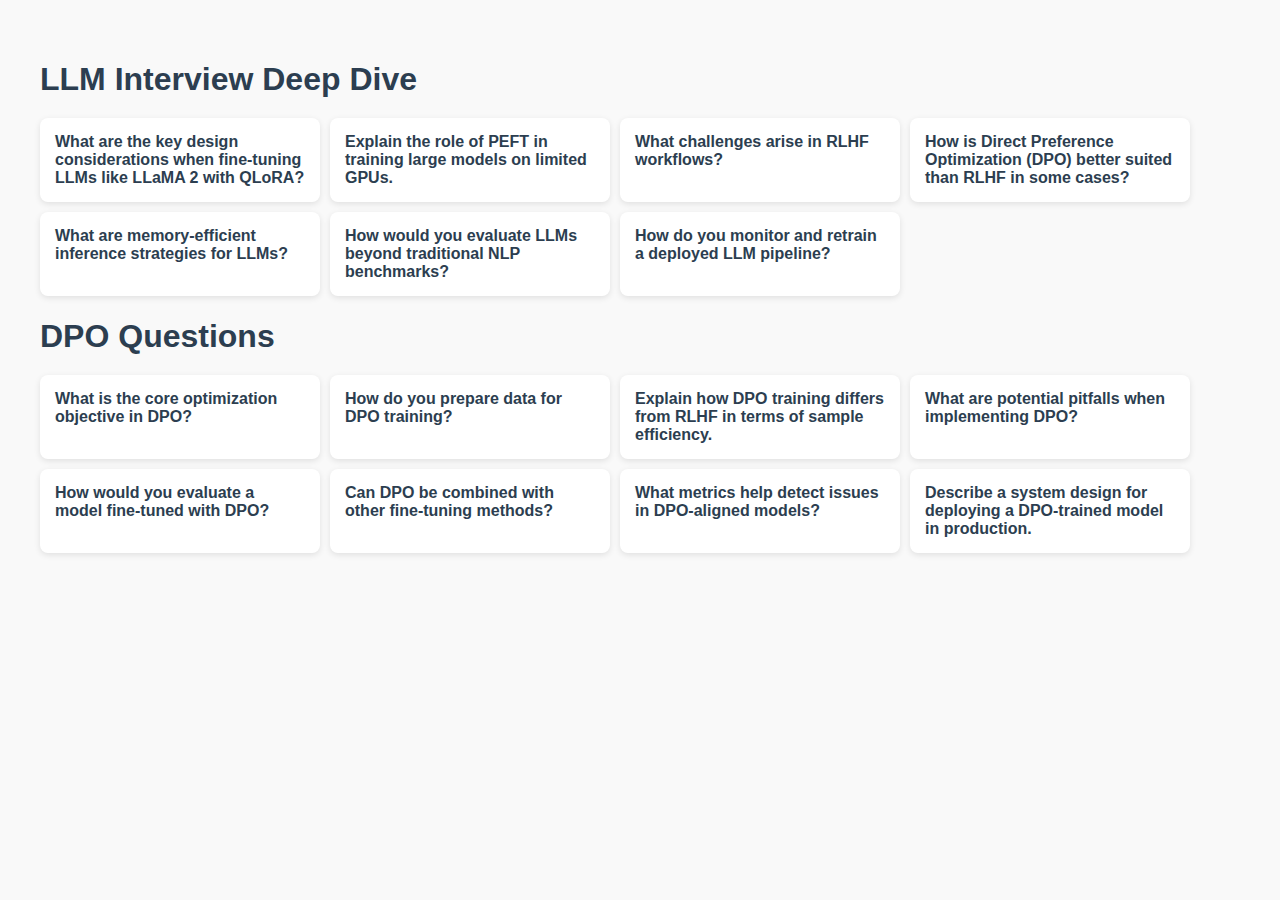
<file: LLM.html>
<!DOCTYPE html>
<html lang="en">
<head>
    <meta charset="UTF-8">
    <meta name="viewport" content="width=device-width, initial-scale=1.0">
    <title>LLM </title>
    <style>
        body {
            font-family: Arial, sans-serif;
            background-color: #f9f9f9;
            margin: 20px;
            padding: 20px;
        }
        h1 {
            color: #2c3e50;
            margin-bottom: 20px;
        }
        .card-container {
            display: flex;
            flex-wrap: wrap;
            gap: 10px;
        }
        .card {
            background-color: #fff;
            border-radius: 8px;
            box-shadow: 0 2px 6px rgba(0, 0, 0, 0.1);
            padding: 15px;
            width: 250px;
            cursor: pointer;
            transition: transform 0.2s;
        }
        .card:hover {
            transform: scale(1.03);
        }
        .question {
            font-weight: bold;
            color: #2c3e50;
        }
        .answer {
            display: none;
            margin-top: 10px;
            color: #555;
        }
    </style>
    <script>
        document.addEventListener("DOMContentLoaded", () => {
            document.querySelectorAll(".card").forEach(card => {
                card.addEventListener("click", () => {
                    const answer = card.querySelector(".answer");
                    answer.style.display = answer.style.display === "block" ? "none" : "block";
                });
            });
        });
    </script>
</head>
<body>
    <h1>LLM Interview Deep Dive</h1>
    <div class="card-container">
        <div class="card">
            <div class="question">What are the key design considerations when fine-tuning LLMs like LLaMA 2 with QLoRA?</div>
            <div class="answer">Key considerations include quantization strategy (e.g., 4-bit), choice of LoRA rank, adapting batch size for memory constraints, and offloading layers smartly. Mixed precision training and memory-efficient schedulers are also crucial.</div>
        </div>
        <div class="card">
            <div class="question">Explain the role of PEFT in training large models on limited GPUs.</div>
            <div class="answer">PEFT (Parameter-Efficient Fine-Tuning) allows fine-tuning a subset of model parameters, such as attention adapters or layernorms. This drastically reduces memory footprint while retaining high performance on downstream tasks.</div>
        </div>
        <div class="card">
            <div class="question">What challenges arise in RLHF workflows?</div>
            <div class="answer">Challenges include collecting diverse and high-quality preference data, maintaining stability in PPO updates, designing effective reward models, and ensuring output diversity while optimizing for alignment.</div>
        </div>
        <div class="card">
            <div class="question">How is Direct Preference Optimization (DPO) better suited than RLHF in some cases?</div>
            <div class="answer">DPO bypasses reward modeling and directly uses preference data to train the policy using contrastive objectives. It's simpler, more stable, and often easier to scale in practice, especially for feedback-based training.</div>
        </div>
        <div class="card">
            <div class="question">What are memory-efficient inference strategies for LLMs?</div>
            <div class="answer">Key strategies include quantized weights (INT4, INT8), offloading layers, dynamic batching, KV cache reuse, and using inference accelerators like TensorRT, DeepSpeed Inference, or vLLM.</div>
        </div>
        <div class="card">
            <div class="question">How would you evaluate LLMs beyond traditional NLP benchmarks?</div>
            <div class="answer">By including human preference evals, task-specific success metrics, chain-of-thought consistency scores, hallucination rate tracking, and long-context retention tests on real-world documents or workflows.</div>
        </div>
        <div class="card">
            <div class="question">How do you monitor and retrain a deployed LLM pipeline?</div>
            <div class="answer">I track feedback loop outcomes, drift in embeddings, degradation in task accuracy, and fallback rate spikes. Data is re-sampled for fine-tuning using uncertainty or failure clusters and continuously evaluated via win-rate and regression tests.</div>
        </div>
    </div>


    <h1>DPO Questions</h1>
    <div class="card-container">
        <div class="card">
            <div class="question">What is the core optimization objective in DPO?</div>
            <div class="answer">DPO optimizes a contrastive loss that increases the likelihood of preferred outputs over rejected ones, without explicitly modeling a reward function, by maximizing log p_θ(y⁺) - log p_θ(y⁻).</div>
        </div>
        <div class="card">
            <div class="question">How do you prepare data for DPO training?</div>
            <div class="answer">Data preparation involves collecting paired examples (preferred vs. dispreferred outputs), ensuring diversity in prompt types, filtering low-quality or ambiguous preferences, and balancing pairs to avoid bias.</div>
        </div>
        <div class="card">
            <div class="question">Explain how DPO training differs from RLHF in terms of sample efficiency.</div>
            <div class="answer">DPO directly uses preference pairs and avoids rollouts or reward modeling, reducing the number of samples and computational overhead since it treats preference data as supervised signals for the policy.</div>
        </div>
        <div class="card">
            <div class="question">What are potential pitfalls when implementing DPO?</div>
            <div class="answer">Pitfalls include overfitting to noisy preferences, covariate shift between training and deployment prompts, and difficulty in obtaining high-quality labeled pairs at scale.</div>
        </div>
        <div class="card">
            <div class="question">How would you evaluate a model fine-tuned with DPO?</div>
            <div class="answer">Evaluation involves held-out preference pair accuracy, win-rate against a baseline policy in A/B tests, human preference studies, and monitoring for regression on original language modeling benchmarks.</div>
        </div>
        <div class="card">
            <div class="question">Can DPO be combined with other fine-tuning methods?</div>
            <div class="answer">Yes. DPO can be applied after an initial supervised fine-tuning or LoRA step to align outputs further, or integrated into multi-stage pipelines where domain adaptation precedes preference alignment.</div>
        </div>
        <div class="card">
            <div class="question">What metrics help detect issues in DPO-aligned models?</div>
            <div class="answer">Key metrics include preference pair classification accuracy, diversity of generated outputs, KL divergence from base distribution, and drift in prompt-response alignment over time.</div>
        </div>
        <div class="card">
            <div class="question">Describe a system design for deploying a DPO-trained model in production.</div>
            <div class="answer">Design includes a continuous feedback loop collecting live preference data, an offline DPO training pipeline triggering periodic model updates, versioned API endpoints, and monitoring for preference drift and latency.</div>
        </div>
    </div>
</body>
</html>
</file>
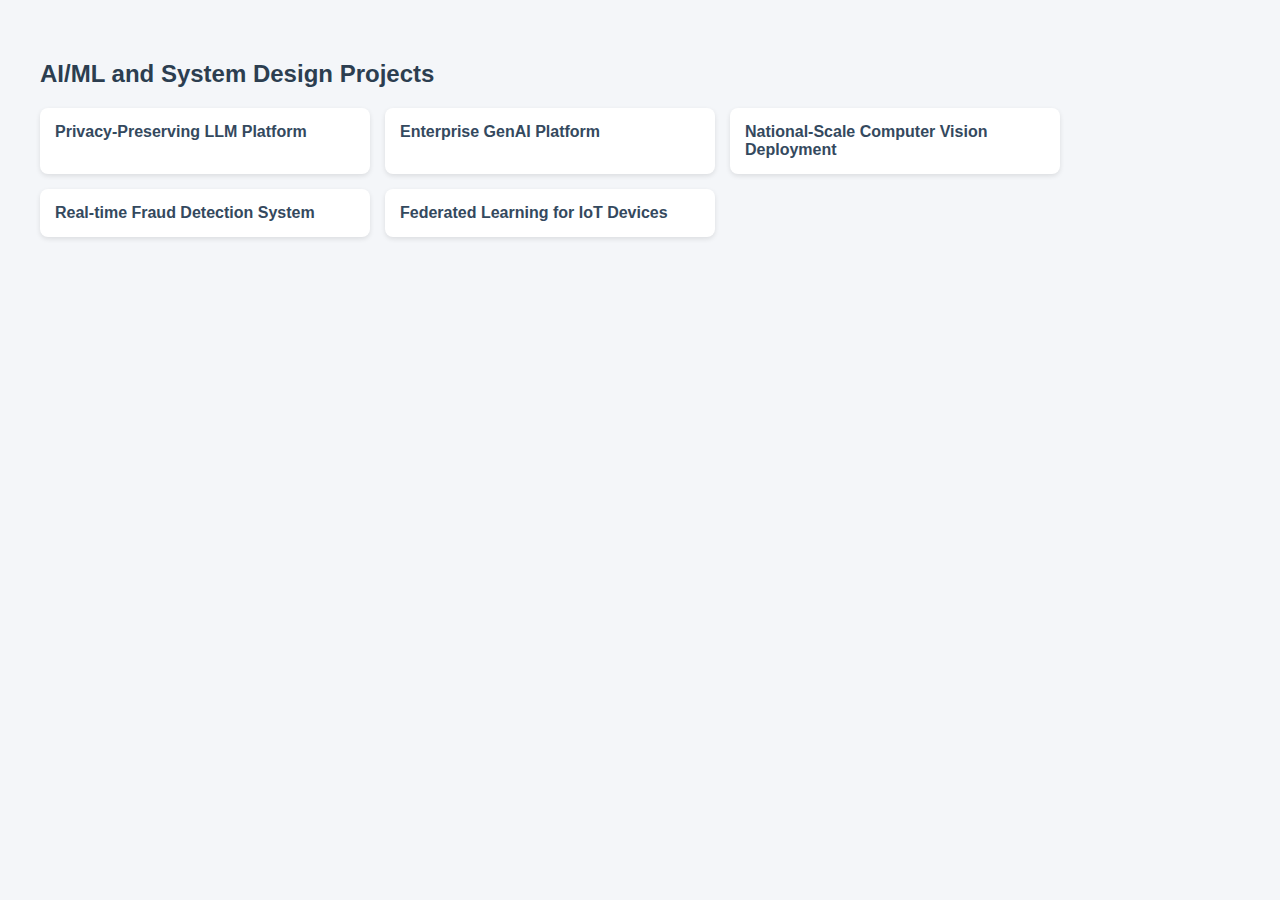
<file: projects.html>
<!DOCTYPE html>
<html lang="en">
<head>
    <meta charset="UTF-8">
    <meta name="viewport" content="width=device-width, initial-scale=1.0">
    <title>Projects</title>
    <style>
        body {
            font-family: Arial, sans-serif;
            background-color: #f4f6f9;
            margin: 20px;
            padding: 20px;
        }
        h1, h2 {
            color: #2c3e50;
        }
        .card-container {
            display: flex;
            flex-wrap: wrap;
            gap: 15px;
        }
        .card {
            background-color: white;
            border-radius: 8px;
            box-shadow: 0 2px 5px rgba(0,0,0,0.1);
            padding: 15px;
            width: 300px;
            height: auto;
            cursor: pointer;
            transition: transform 0.2s ease;
        }
        .card:hover {
            transform: scale(1.05);
        }
        .question {
            font-weight: bold;
            color: #34495e;
        }
        .answer {
            color: #2c3e50;
            display: none;
            margin-top: 10px;
        }
    </style>
    <script>
        document.addEventListener("DOMContentLoaded", function () {
            const cards = document.querySelectorAll(".card");
            cards.forEach(card => {
                card.addEventListener("click", function () {
                    const answer = this.querySelector(".answer");
                    answer.style.display = answer.style.display === "none" ? "block" : "none";
                });
            });
        });
    </script>
</head>
<body>
    

    <h2>AI/ML and System Design Projects</h2>
    <div class="card-container">
        <div class="card">
            <div class="question">Privacy-Preserving LLM Platform</div>
            <div class="answer">
                This project focused on addressing privacy concerns related to LLMs in enterprise environments. I worked on designing a system that leveraged homomorphic encryption (FHE) to secure the data during inference, without compromising model performance. We were able to fine-tune a 70B parameter model using QLoRA and reduced costs by 8x. A major accomplishment was integrating the model into AWS SageMaker for secure and scalable deployment, serving 200+ users in a production environment.
            </div>
        </div>
        <div class="card">
            <div class="question">Enterprise GenAI Platform</div>
            <div class="answer">
                This project involved the orchestration of multiple LLMs (including GPT-4 and Llama 2) to serve dynamic content generation in real-time. The focus was on creating a flexible and cost-efficient system that could scale. One key feature I developed was dynamic model routing, which resulted in a 40% cost reduction in the overall inference process while maintaining a 99.9% service-level agreement (SLA). This platform significantly impacted the company's bottom line, reducing operational costs by over $2.3 million annually.
            </div>
        </div>
        <div class="card">
            <div class="question">National-Scale Computer Vision Deployment</div>
            <div class="answer">
                I led the development of a computer vision system deployed across 8 manufacturing hubs, processing over 15 million inferences daily. The system utilized YOLOv9 for real-time object detection in quality control processes. Additionally, I integrated a federated learning pipeline that adhered to strict data compliance regulations (GDPR, CCPA, etc.) across multiple regions. The deployment also incorporated Kubernetes for container orchestration and Istio for service mesh, ensuring 99.97% uptime, even during peak usage.
            </div>
        </div>
        <div class="card">
            <div class="question">Real-time Fraud Detection System</div>
            <div class="answer">
                This project involved designing and deploying a fraud detection system that analyzed over 5 million transactions per month. The system was built using YOLOv8 for anomaly detection, combined with Kafka for real-time data streaming. We implemented a scalable architecture that integrated multiple data sources, allowing the system to identify fraudulent transactions with high precision. As a result, we prevented over $2 million in annual fraud losses by accurately flagging high-risk transactions within milliseconds of being processed.
            </div>
        </div>
        <div class="card">
            <div class="question">Federated Learning for IoT Devices</div>
            <div class="answer">
                I developed a federated learning framework for IoT devices that ensured privacy preservation while training on decentralized data. The project aimed to build a predictive maintenance model across several edge devices without compromising data privacy. We overcame challenges such as data heterogeneity and model aggregation by developing a custom aggregation algorithm. This solution allowed for more accurate predictions of equipment failure, with a reduction in downtime by 25% and improved maintenance efficiency across the organization.
            </div>
        </div>
    </div>
</body>
</html>
</file>
<file: style.css>
/* GENERAL */

@import url("https://fonts.googleapis.com/css2?family=Poppins:wght@300;400;500;600&display=swap");

* {
  margin: 0;
  padding: 0;
}

body {
  font-family: "Poppins", sans-serif;
  background-image: url('./assets/bg_green.jpg'); /* replace with your image path */
  background-size: cover; /* Ensures the image covers the entire background */
  background-position: center center; /* Centers the background image */
  background-attachment: fixed; /* Makes the background fixed when scrolling */
  background-repeat: no-repeat; /* Prevents the background image from repeating */
}

html {
  scroll-behavior: smooth;
}

html, body {
  height: 100%;
  margin: 0;
  padding: 0;
  display: flex;
  flex-direction: column;
}

/* Add this class to wrap all main sections (everything between nav and footer) */
.main-content {
  flex: 1;
  padding-bottom: 120pxgit;
}
p {
  color: rgb(85, 85, 85);
}

/* TRANSITION */

a,
.btn {
  transition: all 300ms ease;
}

/* DESKTOP NAV */

nav,
.nav-links {
  display: flex;
}

nav {
  position: fixed;
  top: 0;
  left: 0;
  width: 100%;
  z-index: 1000;
  justify-content: space-around;
  align-items: center;
  height: 12vh;
  background-color: #000;
  color: #fff;
  padding: 1rem;
}

.nav-links {
  gap: 2rem;
  list-style: none;
  font-size: 1.5rem;
}

a {
  color: black;
  text-decoration: none;
  text-decoration-color: white;
}

a:hover {
  color: grey;
  text-decoration: underline;
  text-underline-offset: 1rem;
  text-decoration-color: rgb(181, 181, 181);
}

.logo {
  font-size: 2rem;
}

.logo:hover {
  cursor: default;
}

/* HAMBURGER MENU */

#hamburger-nav {
  display: none;
}

.hamburger-menu {
  position: relative;
  display: inline-block;
}

.hamburger-icon {
  display: flex;
  flex-direction: column;
  justify-content: space-between;
  height: 24px;
  width: 30px;
  cursor: pointer;
}

.hamburger-icon span {
  width: 100%;
  height: 2px;
  background-color: black;
  transition: all 0.3 ease-in-out;
}

.menu-links {
  position: absolute;
  top: 100%;
  right: 0;
  background-color: white;
  width: fit-content;
  max-height: 0;
  overflow: hidden;
  transition: all 0.3 ease-in-out;
}

.menu-links a {
  display: block;
  padding: 10px;
  text-align: center;
  font-size: 1.5rem;
  color: black;
  text-decoration: none;
  transition: all 0.3 ease-in-out;
}

.menu-links li {
  list-style: none;
}

.menu-links.open {
  max-height: 300px;
}

.hamburger-icon.open span:first-child {
  transform: rotate(45deg) translate(10px, 5px);
}

.hamburger-icon.open span:nth-child(2) {
  opacity: 0;
}

.hamburger-icon.open span:last-child {
  transform: rotate(-45deg) translate(10px, -5px);
}

.hamburger-icon span:first-child {
  transform: none;
}

.hamburger-icon span:first-child {
  opacity: 1;
}

.hamburger-icon span:first-child {
  transform: none;
}

/* SECTIONS */

section {
  padding-top: 4vh;
  height: 96vh;
  margin: 0 10rem;
  box-sizing: border-box;
  min-height: fit-content;
}

.section-container {
  display: flex;
}

/* PROFILE SECTION */

#profile {
  display: flex;
  justify-content: center;
  gap: 5rem;
  height: 80vh;
}

.section__pic-container {
  flex: 1 1 350px;
  display: flex;
  justify-content: center;
  align-items: center;
}

.section__pic-container img {
  max-width: 100%;
  height: auto;
  border-radius: 2rem;
  box-shadow: 0 8px 25px rgba(0, 0, 0, 0.2);
  border: 4px solid white;
}

.section__text {
  align-self: center;
  text-align: center;
}

.section__text p {
  font-weight: 600;
  font-size: 1.05rem;
}

.section__text__p1 {
  text-align: center;
  font-size: 50px;
}

.section__text__p2 {
    position: relative;
    font-size: 1.05rem;
    margin-bottom: 1rem;
    border: 2px solid #111011;
    padding: 1rem;
    border-radius: 8px;
    background-color: #fdfdfd;
    overflow: hidden;
  }
  
  .section__text__p2::before {
    content: "";
    position: absolute;
    top: 0;
    left: -100%;
    width: 100%;
    height: 100%;
    background: linear-gradient(90deg, transparent, rgba(255, 255, 150, 0.4), transparent);
    animation: highlightSweep 2s ease-out infinite;
    pointer-events: none; /* Prevent interaction issues */
    z-index: 1;
  }
  
  @keyframes highlightSweep {
    0% {
      left: -100%;
    }
    100% {
      left: 100%;
    }
  }
  
  

#socials-container {
  display: flex;
  justify-content: center;
  margin-top: 1rem;
  gap: 1rem;
}

/* ICONS */

.icon {
  cursor: pointer;
  height: 2rem;
}

/* BUTTONS */

.btn-container {
  display: flex;
  justify-content: center;
  gap: 1rem;
}

.btn {
  font-weight: 600;
  transition: all 300ms ease;
  padding: 1rem;
  width: 8rem;
  border-radius: 2rem;
}

.btn-color-1,
.btn-color-2 {
  border: rgb(53, 53, 53) 0.1rem solid;
}

.btn-color-1:hover,
.btn-color-2:hover {
  cursor: pointer;
}

.btn-color-1,
.btn-color-2:hover {
  background: rgb(53, 53, 53);
  color: white;
}

.btn-color-1:hover {
  background: rgb(0, 0, 0);
}

.btn-color-2 {
  background: none;
}

.btn-color-2:hover {
  border: rgb(255, 255, 255) 0.1rem solid;
}

.btn-container {
  gap: 1rem;
}

/* ABOUT SECTION */

#about {
  position: relative;
  padding-top: 5vh;
  min-height: fit-content;
}

.curly-brace-box {
  position: relative;
  padding: 2rem 3rem;
  margin: 2rem auto;
  max-width: 700px;
  background-color: #fef6f2; /* Optional background */
  border-radius: 10px;
  border-color: #000;
  font-family: 'Poppins', sans-serif;
  box-shadow: 0 4px 10px rgba(0,0,0,0.1);
}


.curly-brace-box ul {
  list-style-type: disc !important; /* Force disc bullets */
  padding-left: 1.5rem !important;  /* Ensure spacing for bullets */
  margin: 1rem 0;
}

.curly-brace-box ul ul {
  list-style-type: circle !important; /* For nested bullet points */
  margin-left: 1.5rem;
}

.gold-highlight {
  color: black;
  font-weight: 700;
  font-size: 1.15rem;
  text-shadow: 0 0 5px rgba(255, 215, 0, 0.6),
               0 0 10px rgba(255, 215, 0, 0.5),
               0 0 15px rgba(255, 215, 0, 0.4);
  animation: glow-pulse 2s ease-in-out infinite;
}

@keyframes glow-pulse {
  0% {
    text-shadow: 0 0 3px rgba(255, 215, 0, 0.4),
                 0 0 6px rgba(255, 215, 0, 0.3),
                 0 0 9px rgba(255, 215, 0, 0.2);
  }
  50% {
    text-shadow: 0 0 8px rgba(255, 215, 0, 0.7),
                 0 0 16px rgba(255, 215, 0, 0.6),
                 0 0 24px rgba(255, 215, 0, 0.5);
  }
  100% {
    text-shadow: 0 0 3px rgba(255, 215, 0, 0.4),
                 0 0 6px rgba(255, 215, 0, 0.3),
                 0 0 9px rgba(255, 215, 0, 0.2);
  }
}



.section-container {
  display: flex;
  gap: 4rem;
  flex-wrap: wrap;
  align-items: center;
  justify-content: center;
}

.section__pic-container {
  flex: 1 1 350px;
  display: flex;
  justify-content: center;
  align-items: center;
}

.section__pic-container img {
  max-width: 100%;
  height: auto;
  border-radius: 2rem;
  box-shadow: 0 8px 25px rgba(0, 0, 0, 0.2);
  border: 4px solid white;
}

.about-details-container {
  flex: 1 1 500px;
  display: flex;
  flex-direction: column;
  gap: 2rem;
}

.about-containers {
  display: flex;
  flex-wrap: wrap;
  gap: 2rem;
  justify-content: center;
}

.details-container {
  padding: 1.5rem;
  flex: 1 1 250px;
  background: white;
  border-radius: 1.5rem;
  border: 1px solid rgb(163, 163, 163);
  text-align: center;
}

.text-container p {
  font-size: 1rem;
  line-height: 1.6;
  color: #333;
}

.arrow {
  position: absolute;
  right: -4rem;
  bottom: 2.5rem;
}

  

/* EXPERIENCE SECTION */

#experience {
  position: relative;
}

.experience-sub-title {
  color: rgb(85, 85, 85);
  font-weight: 600;
  font-size: 1.75rem;
  margin-bottom: 2rem;
}

.experience-details-container {
    display: flex;
    flex-wrap: wrap; /* Ensures the cards will wrap onto the next line */
    justify-content: space-around; /* Adjusts spacing between cards */
    gap: 20px; /* Adds space between cards */
    overflow-x: hidden; /* Prevents horizontal overflow */
    width: 100%; /* Ensures the container doesn't exceed the screen width */
  }

.experience-row {
    display: flex;
    justify-content: space-evenly;
    gap: 2rem;
    margin-bottom: 2rem;
  }
  
  .experience-card {
    background-color: #f9f9f9;
    border-radius: 12px;
    box-shadow: 0 4px 10px rgba(0, 0, 0, 0.1);
    padding: 1.5rem;
    width: 40%;
    min-width: 300px;
  }

  .details-container ul {
    list-style: none;
    padding-left: 0;
  }
  
  .details-container li {
    position: relative;
    padding-left: 1.5rem;
    margin-bottom: 0.75rem;
  }
  
  .details-container li::before {
    content: "•";
    position: absolute;
    left: 0;
    color: black; /* gold-ish bullet */
    font-size: 1.2rem;
    top: 0;
  }
  
  .section__text__p2,
.details-container ul li {
  text-align: justify;
}

  .experience-card ul,
.experience-card p,
.experience-card li,
.experience-card article {
  margin: 0;
  padding: 0;
  line-height: 1.4;
}

.experience-card ul {
  list-style: none;
  padding-left: 0;
}

.experience-card li {
  margin-bottom: 0.5rem; /* Adjust as needed for tighter spacing */
}

.experience-card {
  padding: 1rem; /* slightly reduced from 1.5rem */
}


  .article-container {
    display: grid;
    grid-template-columns: repeat(auto-fit, minmax(250px, 1fr));
    gap: 2rem;
    justify-items: center;
    padding: 1rem;
  }

article {
  display: flex;
  width: 10rem;
  justify-content: space-around;
  gap: 0.5rem;
}

article .icon {
  cursor: default;
}

/* Skills Section Refinement */
#skills {
  padding: 2rem 1rem;
  text-align: center;
}

#skills .experience-details-container {
  display: flex;
  flex-direction: column;
  align-items: center;
  gap: 1rem;
}

#skills .about-containers {
  display: grid;
  grid-template-columns: repeat(3,1fr);
  gap: 2rem;
  padding: 1rem;
  
}

/* Individual Skill Cards */
#skills .details-container {
  background-color: #fff;
  border-radius: 1rem;
  box-shadow: 0 2px 8px rgba(0, 0, 0, 0.08);
  padding: 1.5rem;
  box-sizing: border-box;
  width: 100%;
  height: 100%;
}

/* Title of each card */
#skills .experience-sub-title {
  font-size: 1.25rem;
  font-weight: 700;
  position: relative;
  display: inline-block;
  background: linear-gradient(90deg, #00c6ff, #0072ff, #00c6ff);
  background-size: 200% auto;
  background-clip: text;
  -webkit-background-clip: text;
  color: transparent;
  animation: glow-sweep 3s linear infinite;
}

@keyframes glow-sweep {
  0% {
    background-position: 200% center;
  }
  100% {
    background-position: -200% center;
  }
}


#skills .article-container {
  display: grid;
  grid-template-columns: repeat(auto-fill, minmax(260px, 1fr)); /* wider cards */
  gap: 1.5rem;
  padding: 1rem;
}

#skills article {
  width: 100%;
  box-sizing: border-box;
  padding: 1.5rem;
  background: #fff;
  border-radius: 16px;
  box-shadow: 0 4px 12px rgba(0, 0, 0, 0.05);
  display: flex;
  flex-direction: column;
  align-items: center;
  text-align: center;
  gap: 0.8rem;
  max-width: 100%; /* Prevent overflow */
  overflow-wrap: break-word;
  transition: all 0.3s ease-in-out;
  border: 1px solid #e0e0e0;
}

#skills article:hover {
  box-shadow: 0 0 20px rgba(0, 149, 255, 0.25), 0 4px 20px rgba(0, 0, 0, 0.05);
  transform: translateY(-4px);
  border: 1px solid rgba(0, 149, 255, 0.3);
}

#skills article h3 {
  font-size: 1.25rem;
  font-weight: 600;
  white-space: normal;       /* allow wrapping */
  max-width: 100%;
}

#skills article ul {
  list-style: none;
  margin: 0;
  padding: 0;
}

#skills article p {
  font-size: 1rem;
  line-height: 1.6;
  color: #444;
  max-width: 100%;
  white-space: normal;       /* important for multi-line terms */
}

#skills article li {
  margin-bottom: 0.8rem;
  font-size: 0.95rem;
  line-height: 1.6;
}

#skills article li strong {
  display: block;
  font-weight: 600;
  margin-bottom: 0.2rem;
}

#skills .category-column {
  display: flex;
  flex-direction: column;
  gap: 1rem;
  padding: 1.2rem;
  background-color: #f9f9f9;
  border-radius: 1rem;
  width: 100%;
  max-width: 420px; /* or something like 100% if inside a grid */
  box-sizing: border-box;
  overflow: hidden;
}




/* PROJECTS SECTION */

#projects {
  position: relative;
}

.color-container {
  border-color: rgb(163, 163, 163);
  background: rgb(250, 250, 250);
}

.project-img {
  border-radius: 2rem;
  width: 90%;
  height: 90%;
}

.project-title {
  margin: 1rem;
  color: black;
}

.project-btn {
  color: black;
  border-color: rgb(163, 163, 163);
}


/* Certifications Grid */
.certifications {
  display: grid;
  grid-template-columns: repeat(auto-fit, minmax(260px, 1fr));
  gap: 20px;
}

.certifications .card {
  background-color: #fff;
  border-radius: 16px;
  box-shadow: 0 6px 16px rgba(0, 0, 0, 0.05);
  overflow: hidden;
  text-align: center;
  padding: 16px;
  transition: transform 0.3s ease, box-shadow 0.3s ease;
  max-width: 220px; /* Reduce the width */
  margin: 0 auto; /* Center the card in its grid cell */
}

.certifications .card:hover {
  transform: translateY(-4px);
  box-shadow: 0 10px 20px rgba(0, 0, 0, 0.1);
}

.certifications .card img {
  width: 100px;
  height: 100px;
  object-fit: contain;
  display: block;
  margin: 0 auto 12px auto; /* Center image and add spacing */
}
.certifications .card h3 {
  font-size: 1.1rem;
  margin-bottom: 10px;
  color: #222;
}

.credentials-button {
  display: inline-block;
  padding: 10px 16px;
  margin-top: 10px;
  font-size: 0.9rem;
  font-weight: 500;
  color: #fff;
  background-color: #007BFF;
  border-radius: 8px;
  text-decoration: none;
  transition: background-color 0.3s ease;
}

.credentials-button:hover {
  background-color: #0056b3;
}




/* CONTACT SECTION */

#contact {
  display: flex;
  flex-direction: column;
  align-items: center;
  padding: 3rem 1rem;
}

.contact-card {
  display: flex;
  flex-wrap: wrap;
  justify-content: space-between;
  padding: 2rem;
  border-radius: 2rem;
  box-shadow: 0 4px 20px rgba(0,0,0,0.1);
  width: 90%;
  max-width: 900px;
  gap: 2rem;
}

.contact-methods {
  flex: 1;
  display: flex;
  flex-direction: column;
  gap: 1.2rem;
}

.contact-item {
  display: flex;
  align-items: center;
  gap: 1rem;
  font-size: 1.1rem;
}

.personal-note {
  flex: 1;
  display: flex;
  flex-direction: column;
  gap: 1rem;
}

.personal-note textarea {
  width: 100%;
  height: 100px;
  border-radius: 10px;
  padding: 1rem;
  border: 1px solid #ccc;
  resize: none;
}

.send-btn {
  background-color: #ffcc00;
  color: #333;
  border: none;
  padding: 0.8rem 1.5rem;
  border-radius: 10px;
  cursor: pointer;
  transition: 0.3s;
}

.send-btn:hover {
  background-color: #ffd633;
  transform: scale(1.05);
}


/* FOOTER SECTION */

footer {
  position: fixed;
  bottom: 0;
  left: 0;
  width: 100%;
  padding: 1re,;
  z-index: 1000;
  background-color: #000;
  color: #fff;
  padding: 1rem;
  text-align: center;
}
footer nav .nav-links {
  justify-content: center;
  padding-bottom: 0.5rem;
  flex-wrap: wrap;
}

footer p {
  text-align: center;
  color:white;
}

.robot-gif-container {
    position: absolute; /* Position it absolutely in relation to the parent section */
    top: 50%; /* Position it in the vertical center */
    left: 50%; /* Position it in the horizontal center */
    transform: translate(-50%, -50%); /* Offset it by half its own width and height */
    z-index: -1; /* Place it behind the text or profile picture */
    width: 150px; /* Adjust the width of the GIF */
    height: auto; /* Maintain aspect ratio */
  }

/*chatbot */

/* Basic Styles */
#chatbot-container {
    display: none; /* Hidden by default */
    position: fixed;
    bottom: 0;
    right: 0;
    width: 300px;
    height: 400px;
    background-color: #fff;
    box-shadow: 0 4px 6px rgba(0, 0, 0, 0.1);
    border-radius: 10px 0 0 10px;
    overflow: hidden;
    z-index: 9999; /* Make sure it's on top of other content */
    padding: 20px;
    font-family: Arial, sans-serif;
  }
  
  #chatbox {
    display: flex;
    flex-direction: column;
    height: 100%;
  }
  
  #chat-messages {
    flex-grow: 1;
    overflow-y: auto;
  }
  
  #chat-input {
    margin-top: 10px;
    padding: 10px;
    border-radius: 5px;
    border: 1px solid #ddd;
    width: 100%;
  }
  
  #send-button {
    margin-top: 10px;
    padding: 10px;
    background-color: #007bff;
    color: white;
    border: none;
    border-radius: 5px;
    cursor: pointer;
  }
  
  #send-button:hover {
    background-color: #0056b3;
  }
  
  /* Chatbot button on the side */
  #chatbot-button {
    position: fixed;
    bottom: 20px;
    right: 20px;
    background-color: #007bff;
    padding: 15px;
    border-radius: 50%;
    cursor: pointer;
    box-shadow: 0 4px 6px rgba(0, 0, 0, 0.1);
    z-index: 9999;
    animation: blink 1.5s infinite; /* Blinking effect */
  }
  
  #chatbot-button img {
    width: 80px;
    height: 80px;
  }
  
  /* Close button for chatbot */
  #close-button {
    position: absolute;
    top: 10px;
    right: 10px;
    background-color: #ff0000;
    color: white;
    border: none;
    border-radius: 50%;
    padding: 10px;
    cursor: pointer;
    font-size: 18px;
    z-index: 10000; /* Make sure the close button is on top */
  }
  
  #close-button:hover {
    background-color: #cc0000;
  }
  
  @keyframes blink {
    0%, 100% {
      opacity: 1;
    }
    50% {
      opacity: 0.5;
    }
  }
</file>
<file: mediaqueries.css>
/* ============================================================
   1) MOBILE PHONES
   Screens up to 600px
   ============================================================ */
   @media screen and (max-width: 600px) {
    /* Nav → vertical list */
    .nav-links {
      flex-direction: column;
      gap: 0.75rem;
      text-align: center;
      padding: 0 1rem;
    }
  
    /* Sections → full‑width, auto height */
    section {
      margin: 0 1rem;
      padding: 2rem 1rem;
      box-sizing: border-box;
    }
  
    /* Profile pic */
    .section__pic-container {
      width: 100%;
      height: auto;
      margin-bottom: 2rem;
    }
  
    /* Experience & Skills cards → single column */
    .experience-details-container,
    #skills .about-containers {
      display: grid;
      grid-template-columns: 1fr;
      gap: 1rem;
    }
    .details-container {
      width: 100%;
      padding: 1rem; /* Add padding inside the container */
      box-sizing: border-box;
    }
  
  
    /* Contact Card → stack */
    .contact-card {
      flex-direction: column;
      gap: 1.5rem;
      padding: 1rem;
    }
  
    /* Footer fixed bottom */
    footer {
      position: fixed;
      bottom: 0;
      width: 100%;
      background-color: #fff;  /* Ensure footer has a background */
      box-shadow: 0 -2px 5px rgba(0, 0, 0, 0.1);  /* Soft shadow for separation */
    }
  
    .main-content {
      padding-bottom: 120px; /* Add more space to avoid overlap with footer */
    }
  }
  
  /* ============================================================
     2) TABLETS
     Screens 601px–900px
     ============================================================ */
  @media screen and (min-width: 601px) and (max-width: 900px) {
    /* Hide desktop nav, show hamburger */
    #desktop-nav { display: none; }
    #hamburger-nav { display: flex; }
  
    /* Sections margin */
    section {
      margin: 0 2rem;
    }
  
    /* 2‑column layout for experience & skills */
    .experience-details-container,
    #skills .about-containers {
      display: grid;
      grid-template-columns: repeat(2, 1fr);
      gap: 1rem;
    }
    .details-container {
      width: 100%;
    }
  
    /* Profile pic smaller */
    .section__pic-container {
      width: 100%;
      height: auto;
      margin-bottom: 2rem;
    }
  }
  
  /* ============================================================
     3) LAPTOPS
     Screens 901px–1440px
     ============================================================ */
  @media screen and (min-width: 901px) and (max-width: 1440px) {
    /* Sections with reduced side‑margin */
    section {
      margin: 0 5rem;
    }
  
    /* 3‑column grid for experience & skills */
    .experience-details-container,
    #skills .about-containers {
      display: grid;
      grid-template-columns: repeat(3, 1fr);
      gap: 1.5rem;
    }
    .details-container {
      width: auto; /* let grid handle it */
    }
  
    /* Profile pic */
    .section__pic-container {
      width: 400px;
      height: auto;
      margin-bottom: 2rem;
    }
  }
  
  /* ============================================================
     4) DESKTOPS & LARGER
     Screens 1441px and up — use your base style.css
     ============================================================ */
  /* No additional overrides; fallback to style.css defaults */
</file>
